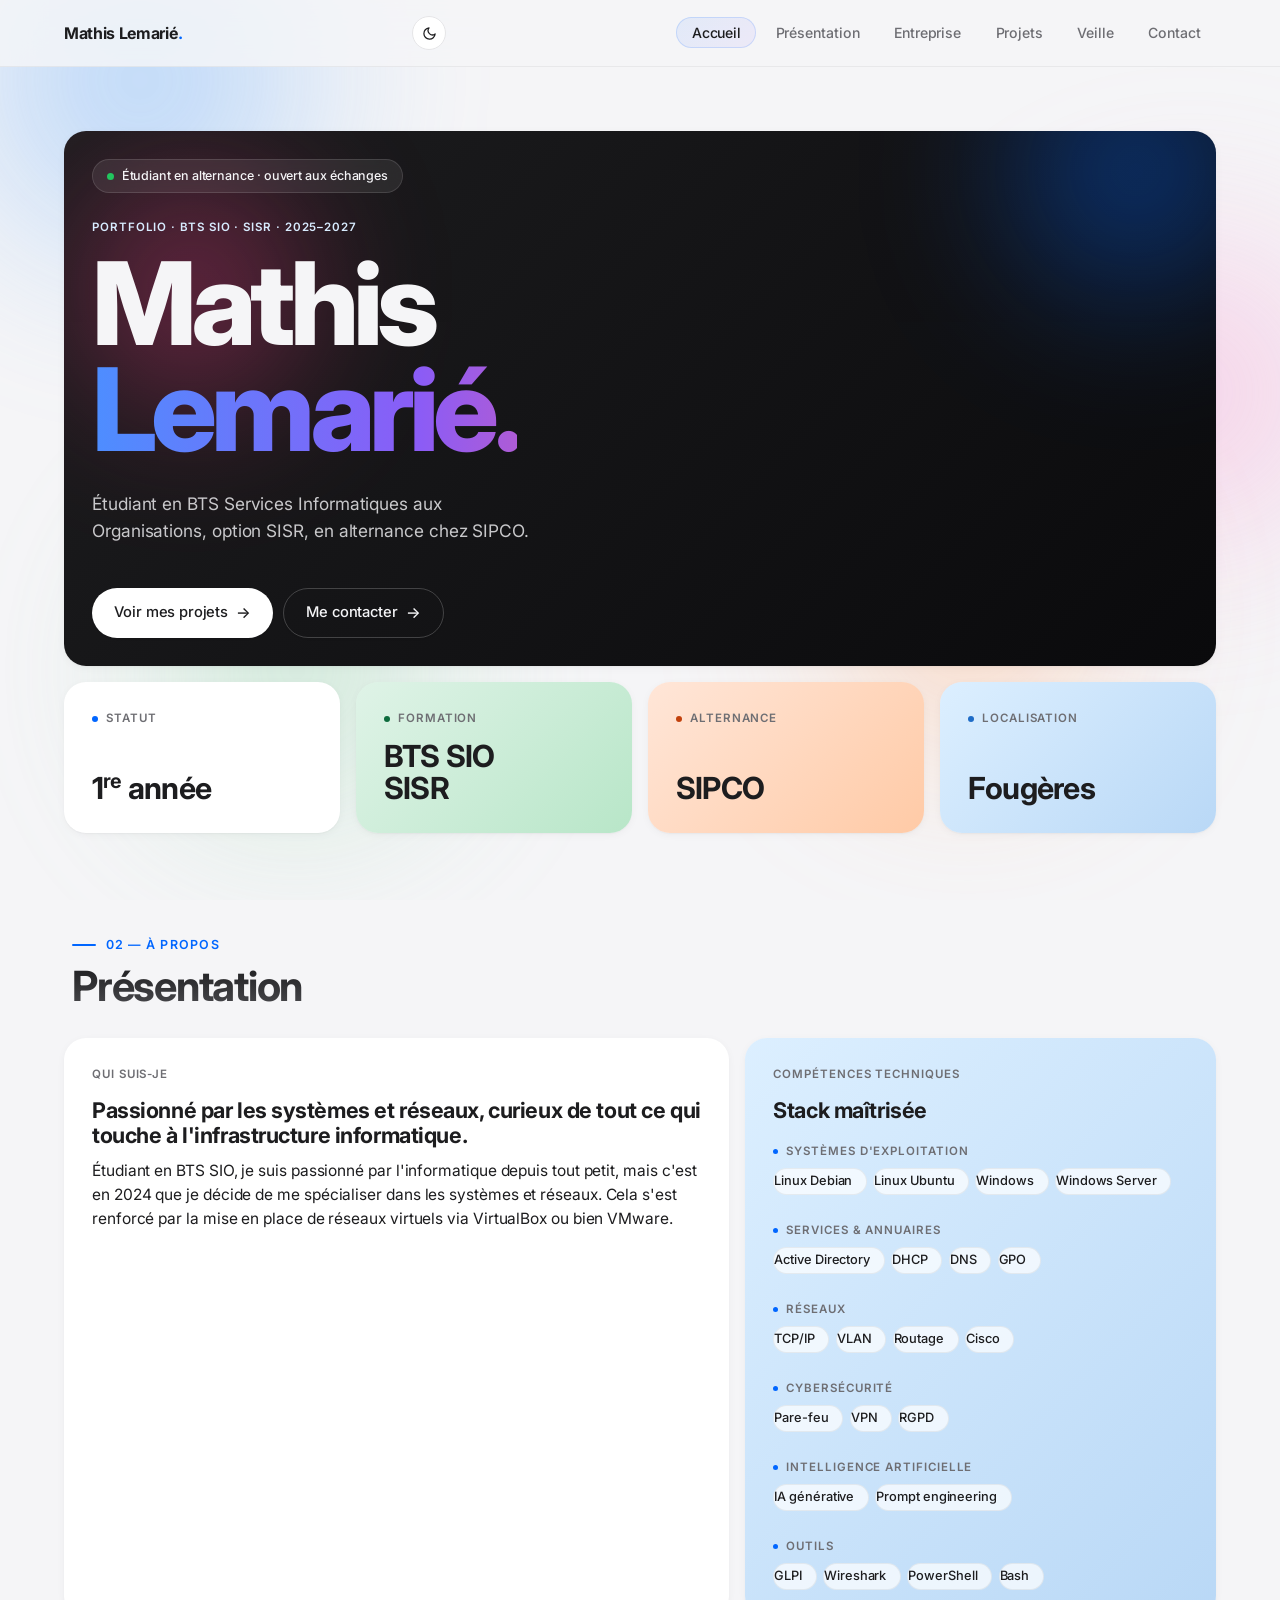
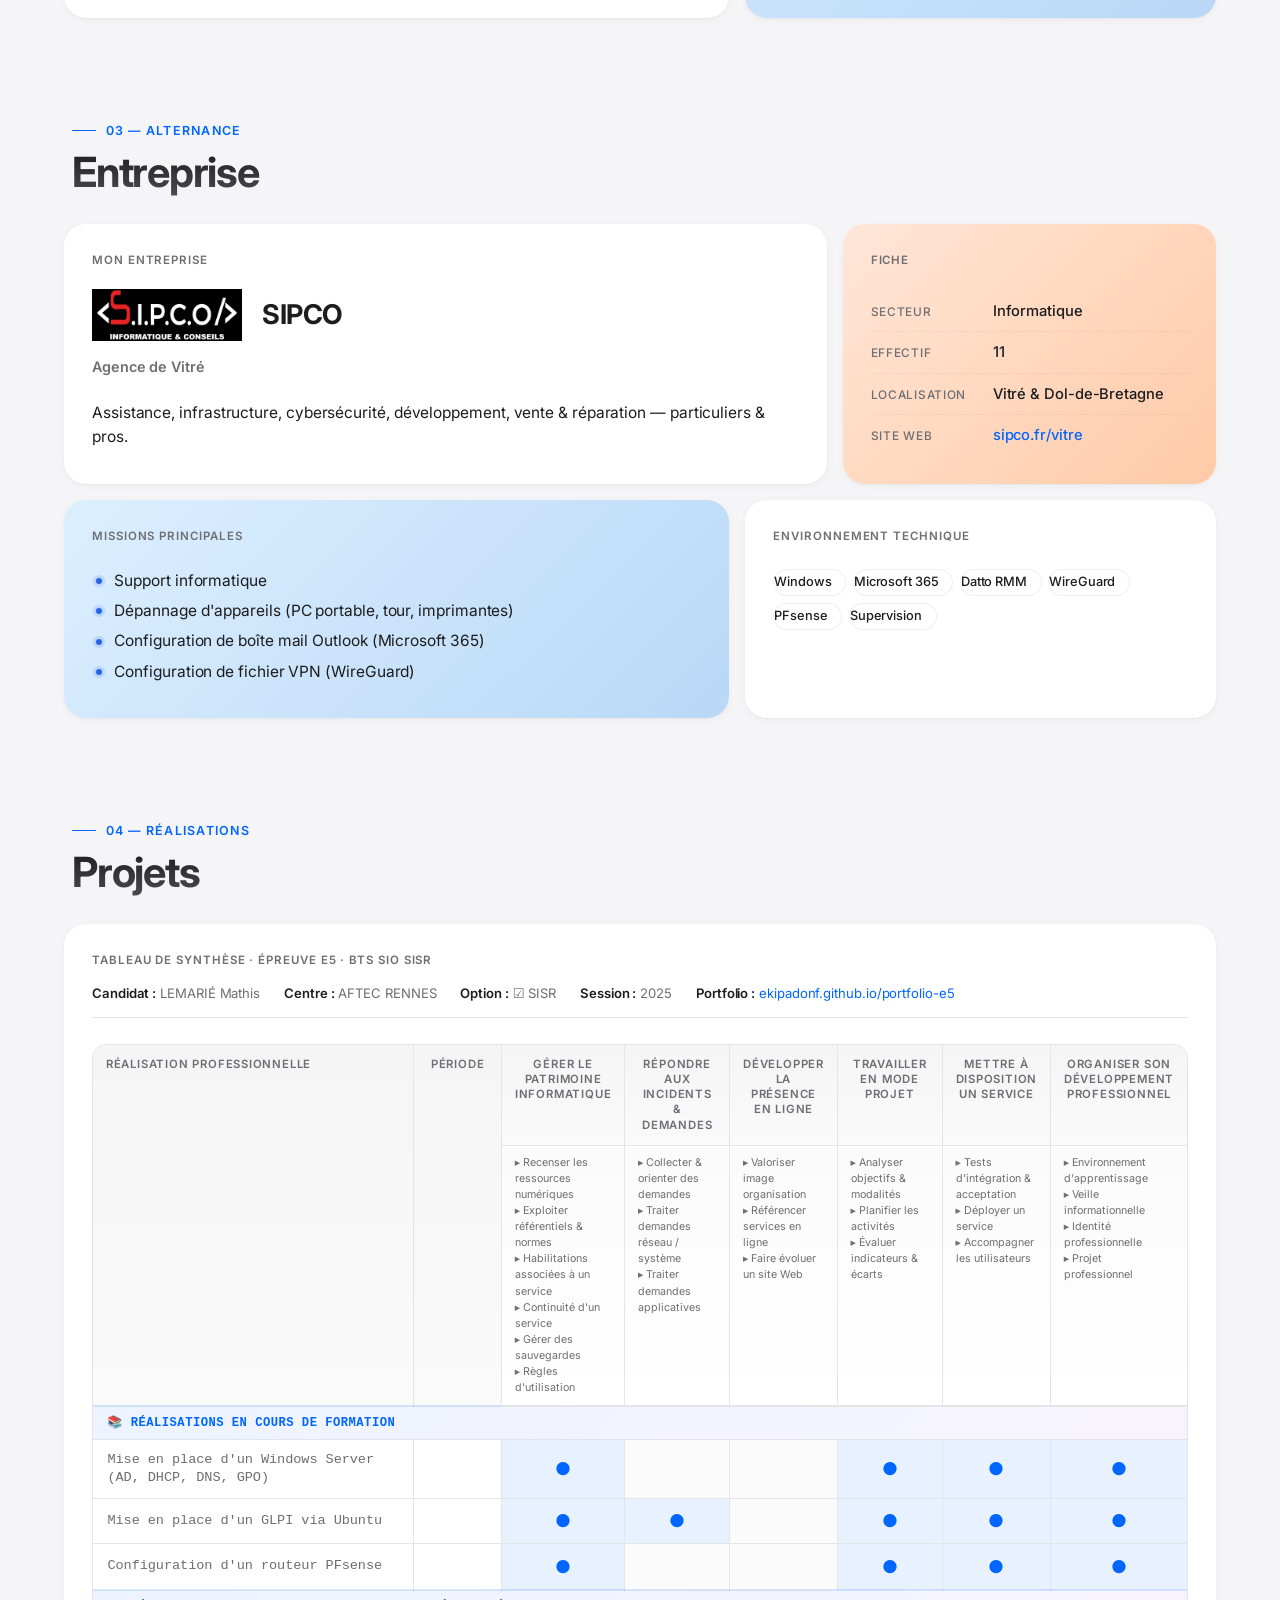
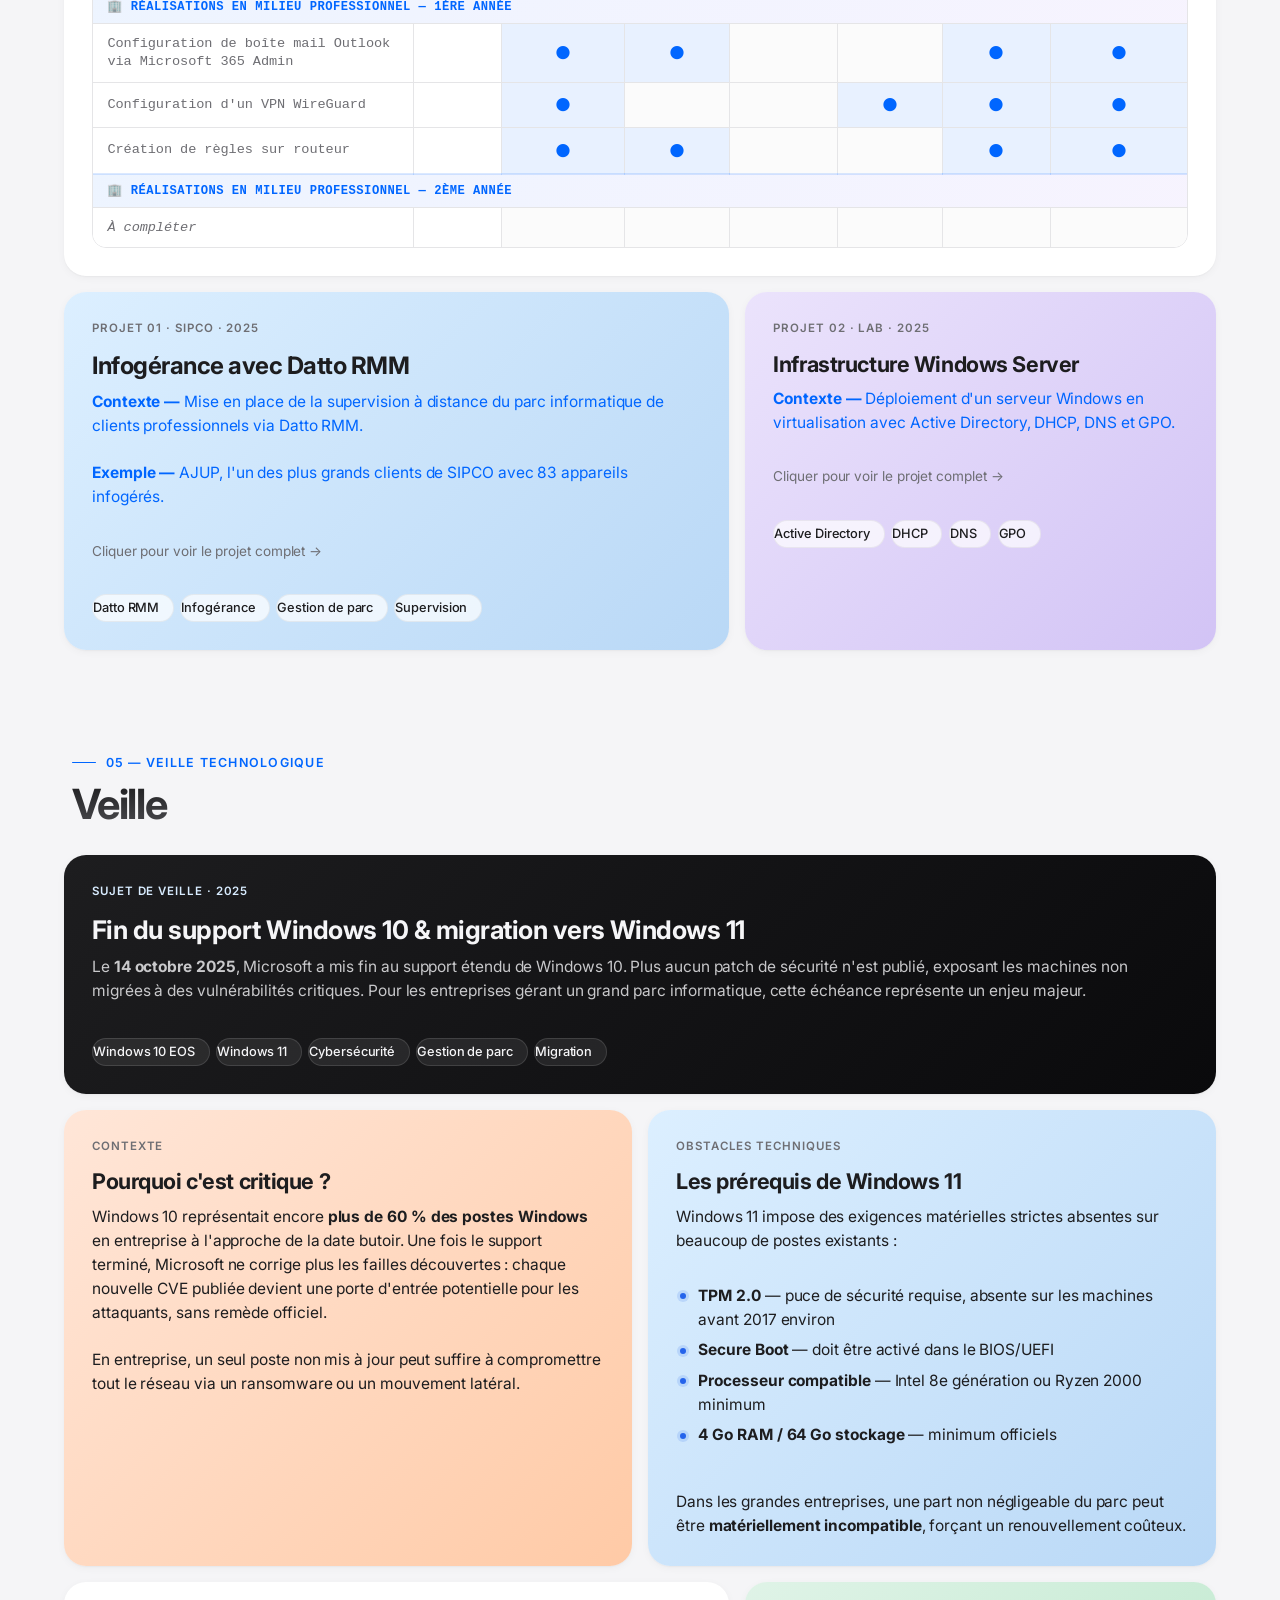
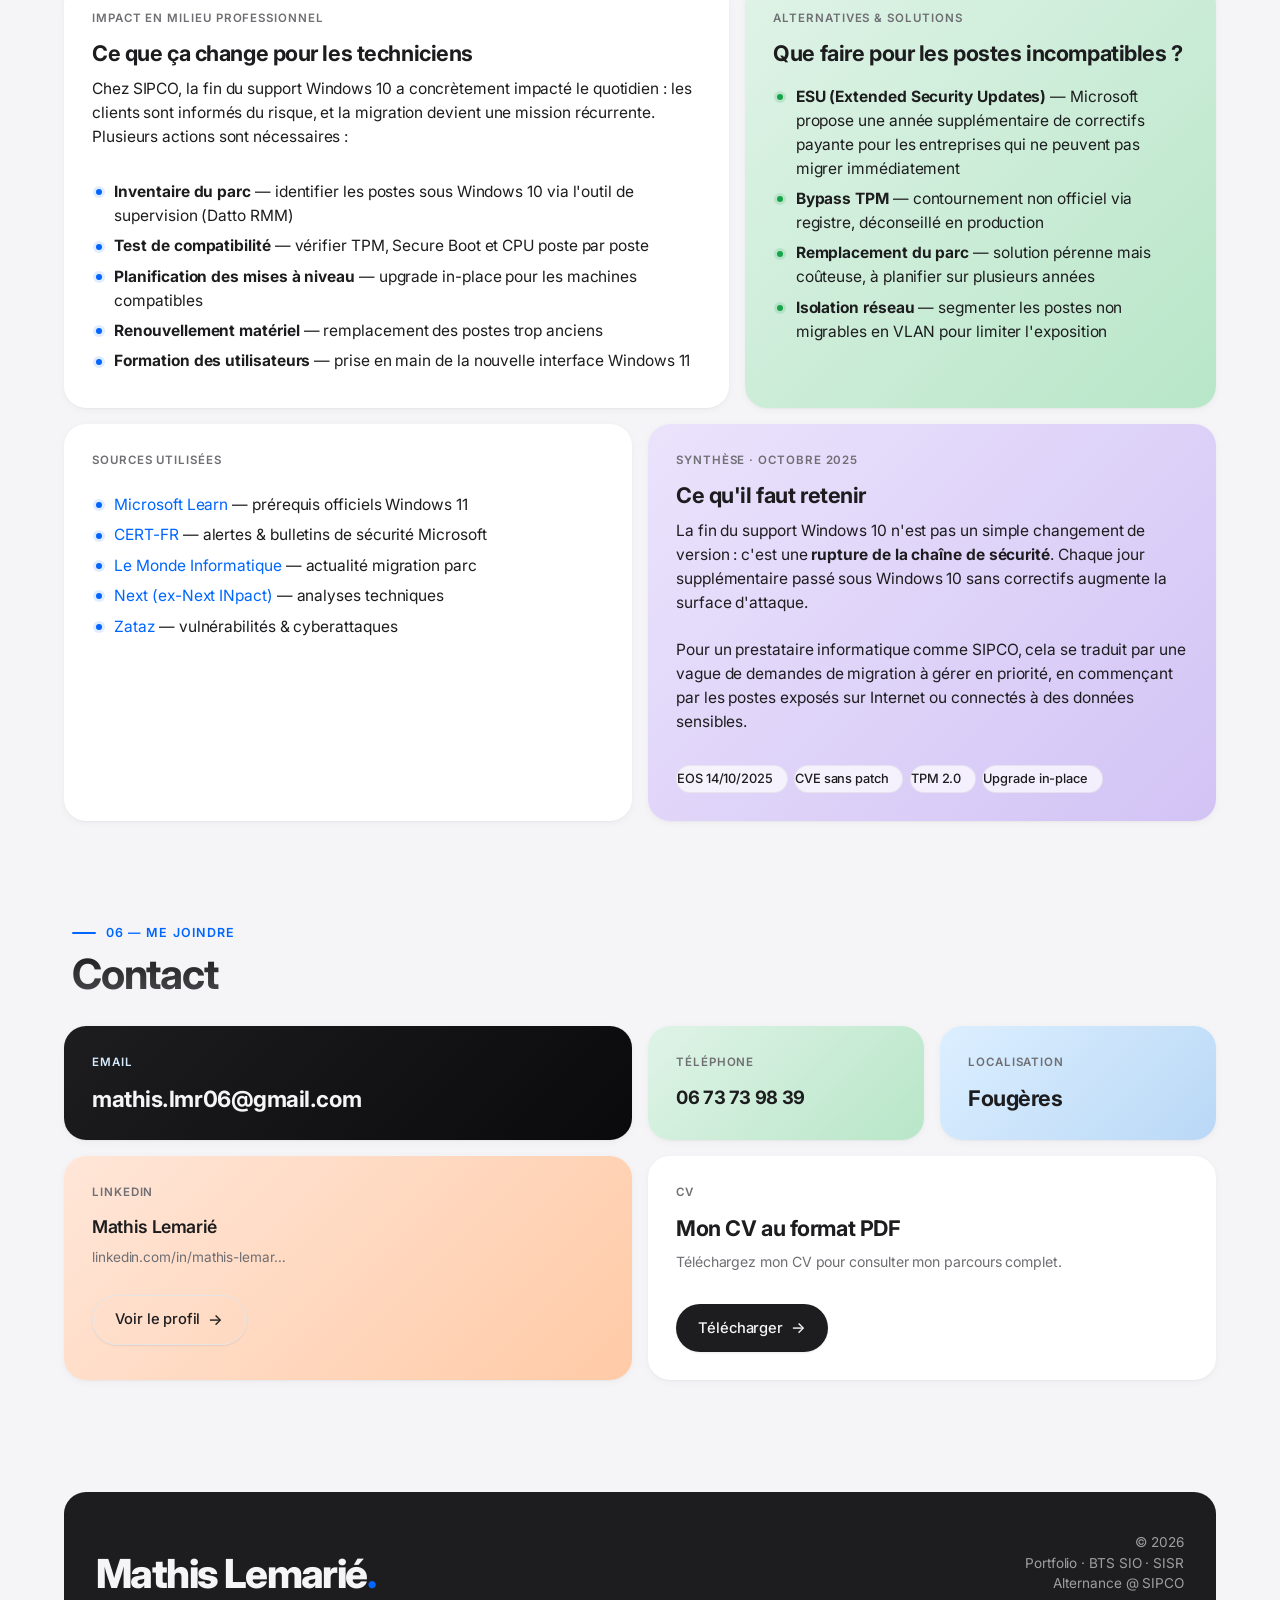
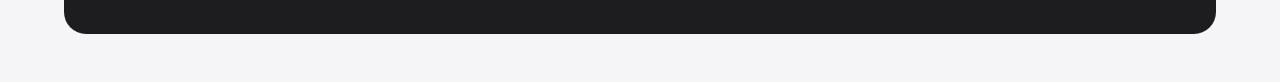
<file: index.html>
<!DOCTYPE html>
<html lang="fr">
<head>
  <meta charset="UTF-8" />
  <meta name="viewport" content="width=device-width, initial-scale=1.0" />
  <title>Mathis Lemarié — Portfolio BTS SIO SISR</title>
  <meta name="description" content="Portfolio de Mathis Lemarié, étudiant en BTS SIO option SISR en alternance chez SIPCO." />
  <link rel="icon" type="image/svg+xml" href="favicon.svg" />
  <meta property="og:type" content="website" />
  <meta property="og:title" content="Mathis Lemarié — Portfolio BTS SIO SISR" />
  <meta property="og:description" content="Portfolio de Mathis Lemarié, étudiant en BTS SIO SISR en alternance chez SIPCO. Projets, veille technologique et tableau de synthèse E5." />
  <meta property="og:url" content="https://ekipadonf.github.io/portfolio-e5/" />
  <meta property="og:locale" content="fr_FR" />
  <link rel="preconnect" href="https://fonts.googleapis.com" />
  <link rel="preconnect" href="https://fonts.gstatic.com" crossorigin />
  <link rel="stylesheet" href="https://fonts.googleapis.com/css2?family=Inter:wght@400;500;600;700;800&display=swap" />
  <script>try{var _t=localStorage.getItem("theme"),_pd=window.matchMedia&&window.matchMedia("(prefers-color-scheme: dark)").matches;if(_t==="dark"||(_t===null&&_pd))document.documentElement.setAttribute("data-theme","dark")}catch(e){}</script>
  <style>
    /* =========================================
       Portfolio BTS SIO SISR — Mathis Lemarié
       Style : Bento Grid / Apple 2024
       ========================================= */

    *, *::before, *::after { box-sizing: border-box; margin: 0; padding: 0; }

    :root {
      --bg: #f5f5f7;
      --surface: #ffffff;
      --surface-dark: #1d1d1f;
      --text: #1d1d1f;
      --text-on-dark: #f5f5f7;
      --text-muted: #6e6e73;
      --text-dim: #a1a1a6;
      --border: #e5e5e7;

      --accent: #0066ff;
      --tile-mint: #d8f0e3;
      --tile-peach: #ffe4d6;
      --tile-lavender: #e9e1fb;
      --tile-sky: #d8ecff;
      --tile-yellow: #fdf2c8;
      --tile-pink: #ffdde9;

      --shadow-sm: 0 1px 2px rgba(0,0,0,0.04), 0 2px 8px rgba(0,0,0,0.04);
      --shadow-md: 0 2px 4px rgba(0,0,0,0.04), 0 8px 24px rgba(0,0,0,0.06);
      --radius: 22px;
      --radius-sm: 14px;

      --max-width: 1200px;
    }

    html { scroll-behavior: smooth; }

    body {
      font-family: "Inter", -apple-system, BlinkMacSystemFont, "SF Pro Text", system-ui, sans-serif;
      background: var(--bg);
      color: var(--text);
      font-size: 15.5px;
      line-height: 1.55;
      min-height: 100vh;
      display: flex;
      flex-direction: column;
      -webkit-font-smoothing: antialiased;
      letter-spacing: -0.005em;
      position: relative;
    }

    /* ---- Fond dynamique : blobs gradients flottants ---- */
    .bg-canvas {
      position: fixed;
      inset: 0;
      z-index: 0;
      overflow: hidden;
      pointer-events: none;
    }
    .site-header, main, .site-footer { position: relative; z-index: 1; }
    .bg-canvas .blob {
      position: absolute;
      border-radius: 50%;
      filter: blur(80px);
      opacity: 0.65;
    }
    .bg-canvas .blob-1 {
      width: 520px; height: 520px;
      background: radial-gradient(circle, #7eb8fb 0%, transparent 65%);
      top: -180px; left: -120px;
      animation: drift-1 30s ease-in-out infinite;
    }
    .bg-canvas .blob-2 {
      width: 460px; height: 460px;
      background: radial-gradient(circle, #f8a9d8 0%, transparent 65%);
      top: 18%; right: -140px;
      animation: drift-2 36s ease-in-out infinite;
    }
    .bg-canvas .blob-3 {
      width: 440px; height: 440px;
      background: radial-gradient(circle, #a3dcb6 0%, transparent 65%);
      top: 50%; left: 6%;
      animation: drift-3 42s ease-in-out infinite;
    }
    .bg-canvas .blob-4 {
      width: 420px; height: 420px;
      background: radial-gradient(circle, #ffb88c 0%, transparent 65%);
      bottom: 8%; right: 8%;
      animation: drift-4 34s ease-in-out infinite;
    }

    @keyframes drift-1 {
      0%, 100% { transform: translate(0, 0) scale(1); }
      50%      { transform: translate(120px, 90px) scale(1.1); }
    }
    @keyframes drift-2 {
      0%, 100% { transform: translate(0, 0) scale(1); }
      50%      { transform: translate(-90px, 110px) scale(0.95); }
    }
    @keyframes drift-3 {
      0%, 100% { transform: translate(0, 0) scale(1); }
      50%      { transform: translate(90px, -70px) scale(1.05); }
    }
    @keyframes drift-4 {
      0%, 100% { transform: translate(0, 0) scale(1); }
      50%      { transform: translate(-110px, -60px) scale(1.08); }
    }
    @keyframes drift-5 {
      0%, 100% { transform: translate(0, 0) scale(1); }
      50%      { transform: translate(70px, -100px) scale(0.92); }
    }


    img { max-width: 100%; height: auto; display: block; }

    a {
      color: var(--accent);
      text-decoration: none;
      transition: opacity 0.15s ease;
    }
    a:hover { opacity: 0.7; }

    h1, h2, h3, h4 {
      font-family: "Inter", sans-serif;
      color: var(--text);
      font-weight: 700;
      line-height: 1.1;
      letter-spacing: -0.03em;
    }

    h1 { font-size: clamp(2.5rem, 6vw, 4.75rem); font-weight: 800; }
    h2 { font-size: clamp(1.75rem, 3.5vw, 2.6rem); }
    h3 { font-size: 1.35rem; line-height: 1.2; letter-spacing: -0.02em; }
    h4 { font-size: 0.95rem; font-weight: 600; }

    p { margin-bottom: 0.85rem; }
    p:last-child { margin-bottom: 0; }

    ul { list-style: none; padding: 0; margin-bottom: 1rem; }
    ul:last-child { margin-bottom: 0; }
    ul li {
      position: relative;
      padding-left: 1.4rem;
      margin-bottom: 0.4rem;
      color: var(--text);
    }
    ul li::before {
      content: "";
      position: absolute;
      left: 0.25rem;
      top: 0.6em;
      width: 6px;
      height: 6px;
      border-radius: 50%;
      background: var(--accent);
      box-shadow: 0 0 0 3px rgba(0, 102, 255, 0.12);
    }
    .bento-item.mint ul li::before    { background: #16a34a; box-shadow: 0 0 0 3px rgba(22, 163, 74, 0.15); }
    .bento-item.peach ul li::before   { background: #ea580c; box-shadow: 0 0 0 3px rgba(234, 88, 12, 0.15); }
    .bento-item.lavender ul li::before{ background: #7c3aed; box-shadow: 0 0 0 3px rgba(124, 58, 237, 0.15); }
    .bento-item.sky ul li::before     { background: #2563eb; box-shadow: 0 0 0 3px rgba(37, 99, 235, 0.15); }
    .bento-item.yellow ul li::before  { background: #ca8a04; box-shadow: 0 0 0 3px rgba(202, 138, 4, 0.15); }
    .bento-item.pink ul li::before    { background: #db2777; box-shadow: 0 0 0 3px rgba(219, 39, 119, 0.15); }
    .bento-item.dark ul li::before    { background: #60a5fa; box-shadow: 0 0 0 3px rgba(96, 165, 250, 0.18); }

    .tag-list, .info-list, .nav-links {
      list-style: none;
      padding: 0;
    }
    .tag-list li, .info-list li, .nav-links li {
      padding-left: 0;
      margin-bottom: 0;
    }
    .tag-list li::before, .info-list li::before, .nav-links li::before { content: none; }

    /* ---- Layout ---- */
    .container {
      width: 100%;
      max-width: var(--max-width);
      margin: 0 auto;
      padding: 0 1.5rem;
    }

    main { flex: 1; padding-bottom: 3rem; }

    .anchor-section {
      scroll-margin-top: 80px;
      padding: 4rem 0 1rem;
    }

    /* ---- Section header ---- */
    .section-head {
      margin-bottom: 1.75rem;
      padding: 0 0.5rem;
      opacity: 0;
      transform: translateY(16px);
      transition: opacity 0.7s cubic-bezier(0.2, 0, 0.2, 1), transform 0.7s cubic-bezier(0.2, 0, 0.2, 1);
    }
    .section-head.in-view { opacity: 1; transform: translateY(0); }

    .section-head .label {
      display: inline-flex;
      align-items: center;
      gap: 0.6rem;
      font-size: 0.78rem;
      font-weight: 600;
      letter-spacing: 0.1em;
      text-transform: uppercase;
      color: var(--accent);
      margin-bottom: 0.6rem;
    }
    .section-head .label::before {
      content: "";
      display: inline-block;
      width: 24px;
      height: 1.5px;
      background: var(--accent);
      border-radius: 1px;
    }

    .section-head h2 {
      color: var(--text);
      background: linear-gradient(180deg, var(--text) 0%, #4b4b4f 100%);
      -webkit-background-clip: text;
      background-clip: text;
      -webkit-text-fill-color: transparent;
    }

    /* ---- Header / nav ---- */
    .site-header {
      background: rgba(245, 245, 247, 0.85);
      backdrop-filter: saturate(180%) blur(20px);
      -webkit-backdrop-filter: saturate(180%) blur(20px);
      border-bottom: 1px solid rgba(0,0,0,0.05);
      position: sticky;
      top: 0;
      z-index: 100;
    }

    .nav {
      display: flex;
      align-items: center;
      justify-content: space-between;
      padding: 1rem 1.5rem;
      max-width: var(--max-width);
      margin: 0 auto;
    }

    .nav-brand {
      font-weight: 700;
      font-size: 1rem;
      color: var(--text);
      letter-spacing: -0.02em;
    }
    .nav-brand:hover { opacity: 0.7; }
    .nav-brand span { color: var(--accent); }

    .nav-links {
      display: flex;
      gap: 0.25rem;
      margin: 0;
    }

    .nav-links a {
      color: var(--text-muted);
      padding: 0.45rem 0.95rem;
      font-size: 0.88rem;
      font-weight: 500;
      border-radius: 999px;
      transition: color 0.2s ease, background 0.2s ease;
      position: relative;
    }
    .nav-links a:hover { color: var(--text); background: rgba(0,0,0,0.04); opacity: 1; }
    .nav-links a.active {
      color: var(--text);
      background: linear-gradient(135deg, rgba(0, 102, 255, 0.08) 0%, rgba(139, 92, 246, 0.08) 100%);
      box-shadow: inset 0 0 0 1px rgba(0, 102, 255, 0.15);
    }

    .nav-toggle {
      display: none;
      background: var(--surface);
      border: 1px solid var(--border);
      color: var(--text);
      font-family: inherit;
      font-size: 0.85rem;
      font-weight: 500;
      padding: 0.4rem 0.9rem;
      border-radius: 999px;
      cursor: pointer;
    }

    /* ---- Bento grid ---- */
    .bento {
      display: grid;
      grid-template-columns: repeat(12, 1fr);
      gap: 1rem;
      margin-bottom: 1rem;
    }

    .bento-item {
      background: var(--surface);
      border-radius: var(--radius);
      padding: 1.75rem;
      box-shadow: var(--shadow-sm);
      transition:
        opacity 0.7s cubic-bezier(0.2, 0, 0.2, 1),
        transform 0.5s cubic-bezier(0.2, 0, 0.2, 1),
        box-shadow 0.3s cubic-bezier(0.2, 0, 0.2, 1);
      display: flex;
      flex-direction: column;
      gap: 0.6rem;
      min-width: 0;
      opacity: 0;
      transform: translateY(24px);
      position: relative;
      overflow: hidden;
      isolation: isolate;
    }
    .bento-item > * { position: relative; z-index: 1; }

    /* Shine sweep on hover */
    .bento-item::after {
      content: "";
      position: absolute;
      inset: 0;
      background: linear-gradient(
        115deg,
        transparent 0%,
        transparent 40%,
        rgba(255, 255, 255, 0.18) 50%,
        transparent 60%,
        transparent 100%
      );
      transform: translateX(-100%);
      pointer-events: none;
      z-index: 0;
      opacity: 0;
      transition: transform 0.9s cubic-bezier(0.2, 0, 0.2, 1), opacity 0.3s ease;
    }
    .bento-item.in-view:hover::after {
      transform: translateX(100%);
      opacity: 1;
    }
    .bento-item.dark::after {
      background: linear-gradient(
        115deg,
        transparent 0%,
        transparent 40%,
        rgba(255, 255, 255, 0.08) 50%,
        transparent 60%,
        transparent 100%
      );
    }

    .bento-item.in-view { opacity: 1; transform: translateY(0); }
    .bento-item.in-view:hover {
      transform: translateY(-5px);
      box-shadow: 0 18px 42px rgba(0,0,0,0.10), 0 6px 14px rgba(0,0,0,0.05);
    }
    .bento-item.no-hover.in-view:hover {
      transform: translateY(0);
      box-shadow: var(--shadow-sm);
    }
    .bento-item.no-hover.in-view:hover::after {
      transform: translateX(-100%);
      opacity: 0;
    }

    .bento-item.dark h1, .bento-item.dark h2, .bento-item.dark h3, .bento-item.dark h4 { color: var(--text-on-dark); }
    .bento-item.dark .tile-label { color: var(--tile-sky); }
    .bento-item.dark p { color: rgba(245,245,247,0.8); }

    .bento-item.mint     { background: linear-gradient(135deg, #dff3e7 0%, #b8e6c8 100%); }
    .bento-item.peach    { background: linear-gradient(135deg, #ffe6d8 0%, #ffcaa6 100%); }
    .bento-item.lavender { background: linear-gradient(135deg, #ebe3fc 0%, #d2c3f5 100%); }
    .bento-item.sky      { background: linear-gradient(135deg, #dcefff 0%, #b9d8f6 100%); }
    .bento-item.yellow   { background: linear-gradient(135deg, #fdf3cc 0%, #f9dc8b 100%); }
    .bento-item.pink     { background: linear-gradient(135deg, #ffe0eb 0%, #fbb8cf 100%); }

    /* Tuiles noires « marquee » */
    .bento-item.dark {
      background: linear-gradient(135deg, #1d1d1f 0%, #0a0a0c 100%);
      color: var(--text-on-dark);
    }
    .bento-item.dark.hero-tile {
      background: linear-gradient(135deg, #1d1d1f 0%, #0a0a0c 100%);
    }
    .bento-item.dark.hero-tile::before,
    .bento-item.dark.hero-tile::after {
      content: "";
      position: absolute;
      border-radius: 50%;
      filter: blur(70px);
      z-index: 0;
      pointer-events: none;
      opacity: 0.55;
    }
    .bento-item.dark.hero-tile::before {
      width: 360px; height: 360px;
      background: radial-gradient(circle, #0066ff 0%, transparent 70%);
      top: -140px; right: -100px;
      animation: float-blob 18s ease-in-out infinite;
    }
    .bento-item.dark.hero-tile::after {
      width: 320px; height: 320px;
      background: radial-gradient(circle, #ff3d8a 0%, transparent 70%);
      bottom: -120px; left: 25%;
      animation: float-blob 24s ease-in-out infinite reverse;
    }

    @keyframes float-blob {
      0%, 100% { transform: translate(0, 0) scale(1); }
      33%      { transform: translate(40px, -30px) scale(1.08); }
      66%      { transform: translate(-30px, 25px) scale(0.94); }
    }
    @keyframes gradient-shift {
      0%   { background-position: 0% 50%; }
      100% { background-position: 200% 50%; }
    }
    @keyframes pulse-soft {
      0%, 100% { opacity: 0.55; }
      50%      { opacity: 0.85; }
    }

    /* Spans */
    .col-12 { grid-column: span 12; }
    .col-9  { grid-column: span 9; }
    .col-8  { grid-column: span 8; }
    .col-7  { grid-column: span 7; }
    .col-6  { grid-column: span 6; }
    .col-5  { grid-column: span 5; }
    .col-4  { grid-column: span 4; }
    .col-3  { grid-column: span 3; }

    /* Tile common */
    .tile-label {
      font-size: 0.72rem;
      font-weight: 600;
      letter-spacing: 0.08em;
      text-transform: uppercase;
      color: var(--text-muted);
      margin-bottom: 0.25rem;
    }

    .tile-stat {
      font-size: 1.65rem;
      font-weight: 700;
      letter-spacing: -0.02em;
      color: var(--text);
      line-height: 1.1;
      margin-top: auto;
    }
    .bento-item.dark .tile-stat { color: var(--text-on-dark); }

    /* ---- Hero ---- */
    .hero-name {
      font-size: clamp(3.2rem, 9vw, 7.5rem);
      font-weight: 800;
      letter-spacing: -0.05em;
      line-height: 0.92;
      margin-bottom: 1.2rem;
    }
    .hero-name span {
      background: linear-gradient(90deg, #4d8eff 0%, #8b5cf6 35%, #ff5b8a 70%, #4d8eff 100%);
      background-size: 220% 100%;
      -webkit-background-clip: text;
      background-clip: text;
      -webkit-text-fill-color: transparent;
      color: transparent;
      animation: gradient-shift 7s linear infinite;
    }
    .hero-lead {
      font-size: 1.08rem;
      color: rgba(245,245,247,0.85);
      max-width: 42ch;
      line-height: 1.55;
    }

    /* Badge disponibilité dans le hero */
    .status-badge {
      display: inline-flex;
      align-items: center;
      gap: 0.5rem;
      padding: 0.4rem 0.85rem;
      border-radius: 999px;
      background: rgba(255,255,255,0.08);
      border: 1px solid rgba(255,255,255,0.12);
      font-size: 0.78rem;
      font-weight: 500;
      color: var(--text-on-dark);
      margin-bottom: 1rem;
      backdrop-filter: blur(10px);
      width: fit-content;
    }
    .status-badge::before {
      content: "";
      width: 7px;
      height: 7px;
      border-radius: 50%;
      background: #22c55e;
      box-shadow: 0 0 0 0 rgba(34, 197, 94, 0.5);
      animation: pulse-dot 2s ease-out infinite;
    }
    @keyframes pulse-dot {
      0%   { box-shadow: 0 0 0 0 rgba(34,197,94,0.5); }
      70%  { box-shadow: 0 0 0 8px rgba(34,197,94,0); }
      100% { box-shadow: 0 0 0 0 rgba(34,197,94,0); }
    }

    /* Stat tiles plus présentes */
    .bento-item.stat {
      min-height: 140px;
      justify-content: space-between;
    }
    .bento-item.stat .tile-label {
      display: flex;
      align-items: center;
      gap: 0.5rem;
    }
    .bento-item.stat .tile-label::before {
      content: "";
      width: 6px;
      height: 6px;
      border-radius: 50%;
      background: var(--accent);
      flex-shrink: 0;
    }
    .bento-item.stat.mint .tile-label::before    { background: #0d6b3d; }
    .bento-item.stat.peach .tile-label::before   { background: #c2410c; }
    .bento-item.stat.lavender .tile-label::before{ background: #5b21b6; }
    .bento-item.stat.sky .tile-label::before     { background: #1e6cc7; }
    .bento-item.stat .tile-stat {
      font-size: 1.9rem;
      font-weight: 700;
      letter-spacing: -0.025em;
      line-height: 1.05;
    }

    /* Photo tile avec initiales animées */
    .photo-tile {
      background: linear-gradient(135deg, var(--tile-sky) 0%, var(--tile-lavender) 50%, var(--tile-pink) 100%);
      background-size: 200% 200%;
      animation: gradient-shift 12s linear infinite;
      align-items: center;
      justify-content: center;
      text-align: center;
      color: var(--text);
      font-size: 0.85rem;
      font-weight: 500;
      min-height: 240px;
      padding: 1rem;
      position: relative;
      overflow: hidden;
    }
    .photo-tile .initials {
      font-size: clamp(3.5rem, 7vw, 5.5rem);
      font-weight: 800;
      letter-spacing: -0.04em;
      color: rgba(0,0,0,0.5);
      mix-blend-mode: overlay;
      line-height: 1;
    }
    .photo-tile .photo-hint {
      position: absolute;
      bottom: 1rem;
      left: 0; right: 0;
      font-size: 0.72rem;
      font-weight: 500;
      color: rgba(0,0,0,0.4);
      text-transform: uppercase;
      letter-spacing: 0.1em;
    }
    .photo-tile img { width: 100%; height: 100%; object-fit: cover; border-radius: calc(var(--radius) - 8px); position: absolute; inset: 0; }

    /* ---- Buttons ---- */
    .btn {
      display: inline-flex;
      align-items: center;
      gap: 0.5rem;
      padding: 0.75rem 1.4rem;
      font-family: inherit;
      font-size: 0.92rem;
      font-weight: 500;
      cursor: pointer;
      border: none;
      background: var(--text);
      color: var(--bg);
      transition: transform 0.2s cubic-bezier(0.2, 0, 0.2, 1), box-shadow 0.2s ease, opacity 0.2s ease, background 0.2s ease;
      border-radius: 999px;
      letter-spacing: -0.01em;
      box-shadow: 0 1px 2px rgba(0,0,0,0.08);
    }
    .btn:hover {
      transform: translateY(-2px);
      box-shadow: 0 8px 20px rgba(0,0,0,0.15);
    }
    .btn:active {
      transform: translateY(0);
      box-shadow: 0 1px 2px rgba(0,0,0,0.08);
    }
    .btn::after {
      content: "→";
      font-size: 1.05em;
      transition: transform 0.25s cubic-bezier(0.2, 0, 0.2, 1);
    }
    .btn:hover::after { transform: translateX(4px); }

    .btn-outline {
      background: transparent;
      color: var(--text);
      border: 1px solid var(--border);
    }
    .btn-outline:hover { background: rgba(0,0,0,0.04); border-color: rgba(0,0,0,0.15); }

    .btn-light {
      background: var(--surface);
      color: var(--text);
    }
    .btn-light:hover { opacity: 1; background: rgba(255,255,255,0.85); }

    .actions {
      display: flex;
      gap: 0.6rem;
      flex-wrap: wrap;
      margin-top: 0.5rem;
    }

    /* ---- Tags ---- */
    .tag-list {
      display: flex;
      flex-wrap: wrap;
      gap: 0.4rem;
      margin-top: 0.6rem;
    }

    .tag {
      display: inline-flex;
      align-items: center;
      justify-content: center;
      padding: 0.4rem 0.85rem;
      line-height: 1;
      background: rgba(255,255,255,0.7);
      color: var(--text);
      border: 1px solid rgba(0,0,0,0.06);
      border-radius: 999px;
      font-size: 0.8rem;
      font-weight: 500;
      transition: transform 0.15s ease, background 0.15s ease;
    }
    .tag:hover {
      transform: translateY(-1px);
      background: rgba(255,255,255,0.85);
    }

    .bento-item.dark .tag {
      background: rgba(255,255,255,0.08);
      border-color: rgba(255,255,255,0.12);
      color: var(--text-on-dark);
    }
    .bento-item.dark .tag:hover { background: rgba(255,255,255,0.16); }

    /* ---- Tableau ---- */
    .table-wrapper {
      border-radius: var(--radius-sm);
      overflow: hidden;
      border: 1px solid var(--border);
      background: var(--surface);
    }

    table {
      width: 100%;
      border-collapse: collapse;
      background: transparent;
      font-size: 0.92rem;
    }

    th, td {
      padding: 0.95rem 1.25rem;
      text-align: left;
      vertical-align: top;
    }

    th {
      background: linear-gradient(180deg, rgba(0,0,0,0.04) 0%, rgba(0,0,0,0.02) 100%);
      font-weight: 600;
      font-size: 0.74rem;
      color: var(--text-muted);
      text-transform: uppercase;
      letter-spacing: 0.08em;
      border-bottom: 1px solid var(--border);
    }

    tbody tr { border-top: 1px solid var(--border); transition: background 0.15s ease; }
    tbody tr:hover { background: rgba(0, 102, 255, 0.04); }
    tbody tr td:first-child {
      font-family: ui-monospace, "SF Mono", Menlo, Consolas, monospace;
      font-size: 0.85rem;
      color: var(--text-muted);
    }

    /* ---- Profile photo ---- */
    .profile-photo {
      width: 100%;
      aspect-ratio: 1;
      border-radius: var(--radius-sm);
      background: linear-gradient(135deg, var(--tile-peach) 0%, var(--tile-pink) 100%);
      display: flex;
      align-items: center;
      justify-content: center;
      color: var(--text-muted);
      font-size: 0.8rem;
      font-weight: 500;
      text-align: center;
      padding: 1rem;
      overflow: hidden;
    }
    .profile-photo img { width: 100%; height: 100%; object-fit: cover; }

    /* ---- Info list (dans tile) ---- */
    .info-list {
      display: grid;
      gap: 0;
    }
    .info-list li {
      display: grid;
      grid-template-columns: 110px 1fr;
      gap: 0.75rem;
      font-size: 0.92rem;
      align-items: baseline;
      padding: 0.55rem 0;
      border-bottom: 1px dashed rgba(0,0,0,0.06);
    }
    .info-list li:last-child { border-bottom: none; }
    .info-list strong {
      font-size: 0.74rem;
      font-weight: 500;
      color: var(--text-muted);
      text-transform: uppercase;
      letter-spacing: 0.06em;
    }
    .info-list span { color: var(--text); font-weight: 500; }
    .bento-item.dark .info-list strong { color: rgba(245,245,247,0.55); }
    .bento-item.dark .info-list span { color: var(--text-on-dark); }
    .bento-item.dark .info-list li { border-bottom-color: rgba(255,255,255,0.08); }

    /* ---- Bloc compétences ---- */
    .bloc-num {
      display: inline-flex;
      align-items: center;
      justify-content: center;
      width: 3.2rem;
      height: 3.2rem;
      border-radius: 50%;
      background: var(--text);
      color: var(--bg);
      font-size: 1.1rem;
      font-weight: 700;
      letter-spacing: -0.02em;
      margin-bottom: 1rem;
      box-shadow:
        0 0 0 6px rgba(0,0,0,0.04),
        inset 0 1px 0 rgba(255,255,255,0.15);
      transition: transform 0.3s cubic-bezier(0.2, 0, 0.2, 1);
    }
    .bento-item:hover .bloc-num { transform: scale(1.08) rotate(-4deg); }
    .bento-item.dark .bloc-num {
      background: var(--surface);
      color: var(--text);
      box-shadow: 0 0 0 6px rgba(255,255,255,0.06);
    }
    .bento-item.mint .bloc-num {
      background: linear-gradient(135deg, #16a34a 0%, #047857 100%);
      color: white;
      box-shadow: 0 0 0 6px rgba(13, 107, 61, 0.12);
    }
    .bento-item.peach .bloc-num {
      background: linear-gradient(135deg, #f97316 0%, #c2410c 100%);
      color: white;
      box-shadow: 0 0 0 6px rgba(194, 65, 12, 0.12);
    }
    .bento-item.lavender .bloc-num {
      background: linear-gradient(135deg, #8b5cf6 0%, #6d28d9 100%);
      color: white;
      box-shadow: 0 0 0 6px rgba(91, 33, 182, 0.12);
    }

    /* ---- Note / callout ---- */
    .note {
      background: linear-gradient(135deg, #fef9d7 0%, #fef0bb 100%);
      border-radius: var(--radius-sm);
      padding: 1.15rem 1.35rem;
      font-size: 0.92rem;
      color: var(--text);
      position: relative;
      border: 1px solid rgba(202, 138, 4, 0.18);
    }
    .note::before {
      content: "💡";
      display: inline-block;
      font-size: 1rem;
      margin-right: 0.55rem;
      vertical-align: middle;
    }

    /* ---- Footer ---- */
    .site-footer {
      padding: 2rem 0 3rem;
    }

    .footer-tile {
      background: var(--surface-dark);
      color: var(--text-on-dark);
      border-radius: var(--radius);
      padding: 2.5rem 2rem;
      display: grid;
      grid-template-columns: 1fr auto;
      gap: 2rem;
      align-items: end;
    }

    .footer-brand {
      font-size: 2.5rem;
      font-weight: 800;
      letter-spacing: -0.04em;
      line-height: 1;
    }
    .footer-brand span { color: var(--accent); }

    .footer-meta {
      font-size: 0.85rem;
      color: rgba(245,245,247,0.6);
      text-align: right;
      line-height: 1.5;
    }

    /* ---- Sub-headings (rare in bento — use sparingly) ---- */
    .subhead {
      display: block;
      font-size: 1.05rem;
      font-weight: 700;
      color: var(--text);
      margin: 1.5rem 0 0.75rem;
      letter-spacing: -0.015em;
    }

    code {
      background: rgba(0,0,0,0.06);
      padding: 0.1rem 0.45rem;
      border-radius: 6px;
      font-family: ui-monospace, "SF Mono", Menlo, Consolas, monospace;
      font-size: 0.88em;
      color: var(--text);
    }

    /* Groupes de compétences dans la tuile Présentation */
    .skill-group { margin-top: 1.05rem; }
    .skill-group:first-of-type { margin-top: 0.6rem; }
    .skill-cat {
      font-size: 0.72rem;
      font-weight: 600;
      text-transform: uppercase;
      letter-spacing: 0.08em;
      color: var(--text-muted);
      margin-bottom: 0.45rem;
      display: flex;
      align-items: center;
      gap: 0.5rem;
    }
    .skill-cat::before {
      content: "";
      display: inline-block;
      width: 5px;
      height: 5px;
      border-radius: 50%;
      background: var(--accent);
    }
    .skill-group .tag-list { margin-top: 0; }

    sup { font-size: 0.65em; }

    /* =========================================
       DARK MODE & THEME TOGGLE
       ========================================= */

    .nav-end {
      display: flex;
      align-items: center;
      gap: 0.5rem;
    }

    .theme-toggle {
      width: 34px; height: 34px;
      border-radius: 50%;
      border: 1px solid var(--border);
      background: var(--surface);
      color: var(--text);
      cursor: pointer;
      display: flex; align-items: center; justify-content: center;
      flex-shrink: 0; padding: 0;
      transition: background 0.2s ease, border-color 0.2s ease, transform 0.25s cubic-bezier(0.2,0,0.2,1);
    }
    .theme-toggle:hover { transform: rotate(14deg) scale(1.1); background: rgba(0,0,0,0.05); }
    .theme-toggle svg {
      width: 15px; height: 15px; display: block;
      stroke: currentColor; fill: none;
      stroke-width: 2; stroke-linecap: round; stroke-linejoin: round;
      pointer-events: none;
    }
    @keyframes toggle-spin {
      from { transform: rotate(0deg) scale(1.15); }
      to   { transform: rotate(360deg) scale(1); }
    }
    .theme-toggle.rotating { animation: toggle-spin 0.42s cubic-bezier(0.2,0,0.2,1); }

    /* Fond du wrapper iframe PDF */
    .pdf-bg { background: #f0f0f0; }

    /* Transition fluide lors du changement de thème */
    .theme-transitioning, .theme-transitioning * {
      transition:
        background-color 0.35s cubic-bezier(0.2,0,0.2,1),
        border-color     0.35s cubic-bezier(0.2,0,0.2,1),
        color            0.35s cubic-bezier(0.2,0,0.2,1) !important;
    }

    /* ---- Variables dark ---- */
    [data-theme="dark"] {
      --bg:           #0c0c0f;
      --surface:      #18181d;
      --surface-dark: #0a0a0d;
      --text:         #f0f0f2;
      --text-on-dark: #f0f0f2;
      --text-muted:   #8e8e96;
      --text-dim:     #5a5a63;
      --border:       rgba(255,255,255,0.09);
      --shadow-sm: 0 1px 3px rgba(0,0,0,0.5), 0 2px 8px rgba(0,0,0,0.4);
      --shadow-md: 0 2px 6px rgba(0,0,0,0.5), 0 8px 24px rgba(0,0,0,0.55);
    }

    /* Header */
    [data-theme="dark"] .site-header {
      background: rgba(12,12,15,0.88);
      border-bottom-color: rgba(255,255,255,0.05);
    }
    [data-theme="dark"] .nav-links a:hover { background: rgba(255,255,255,0.06); }
    [data-theme="dark"] .nav-links a.active {
      background: linear-gradient(135deg, rgba(0,102,255,0.18) 0%, rgba(139,92,246,0.18) 100%);
      box-shadow: inset 0 0 0 1px rgba(0,102,255,0.28);
    }
    [data-theme="dark"] .nav-toggle         { background: var(--surface); border-color: var(--border); color: var(--text); }
    [data-theme="dark"] .theme-toggle:hover { background: rgba(255,255,255,0.1); }
    [data-theme="dark"] .nav-links          { background: var(--surface); }

    /* Section head */
    [data-theme="dark"] .section-head h2 {
      background: linear-gradient(180deg, #f0f0f2 0%, #78788a 100%);
      -webkit-background-clip: text; background-clip: text; -webkit-text-fill-color: transparent;
    }

    /* Bento tiles */
    [data-theme="dark"] .bento-item { background: var(--surface); }
    [data-theme="dark"] .bento-item.in-view:hover {
      box-shadow: 0 18px 42px rgba(0,0,0,0.45), 0 6px 14px rgba(0,0,0,0.3);
    }
    [data-theme="dark"] .bento-item.dark           { background: linear-gradient(135deg,#0e0e12 0%,#060608 100%); }
    [data-theme="dark"] .bento-item.dark.hero-tile { background: linear-gradient(135deg,#0e0e12 0%,#060608 100%); }
    [data-theme="dark"] .bento-item.mint     { background: linear-gradient(135deg,#0d2e1c 0%,#071e11 100%); }
    [data-theme="dark"] .bento-item.peach    { background: linear-gradient(135deg,#2e180a 0%,#1e0f06 100%); }
    [data-theme="dark"] .bento-item.lavender { background: linear-gradient(135deg,#1c1240 0%,#110b28 100%); }
    [data-theme="dark"] .bento-item.sky      { background: linear-gradient(135deg,#0a1e38 0%,#061424 100%); }
    [data-theme="dark"] .bento-item.yellow   { background: linear-gradient(135deg,#251c06 0%,#181202 100%); }
    [data-theme="dark"] .bento-item.pink     { background: linear-gradient(135deg,#2e0c18 0%,#1e0710 100%); }

    /* Dots des stat tiles */
    [data-theme="dark"] .bento-item.stat.mint .tile-label::before     { background: #22c55e; }
    [data-theme="dark"] .bento-item.stat.peach .tile-label::before    { background: #f97316; }
    [data-theme="dark"] .bento-item.stat.lavender .tile-label::before { background: #a78bfa; }
    [data-theme="dark"] .bento-item.stat.sky .tile-label::before      { background: #60a5fa; }

    /* Tags */
    [data-theme="dark"] .tag       { background: rgba(255,255,255,0.07); border-color: rgba(255,255,255,0.1); color: var(--text); }
    [data-theme="dark"] .tag:hover { background: rgba(255,255,255,0.13); }

    /* Code */
    [data-theme="dark"] code { background: rgba(255,255,255,0.1); }

    /* Tables */
    [data-theme="dark"] th { background: linear-gradient(180deg,rgba(255,255,255,0.05) 0%,rgba(255,255,255,0.02) 100%); border-bottom-color: var(--border); }
    [data-theme="dark"] tbody tr       { border-top-color: var(--border); }
    [data-theme="dark"] tbody tr:hover { background: rgba(0,102,255,0.08); }

    /* Note callout */
    [data-theme="dark"] .note { background: linear-gradient(135deg,#26200e 0%,#1a1609 100%); border-color: rgba(202,138,4,0.22); }

    /* Info list */
    [data-theme="dark"] .info-list li { border-bottom-color: rgba(255,255,255,0.07); }

    /* Blobs — moins intenses en dark */
    [data-theme="dark"] .bg-canvas .blob { opacity: 0.28; }

    /* Boutons */
    [data-theme="dark"] .btn-outline:hover { background: rgba(255,255,255,0.06); border-color: rgba(255,255,255,0.18); }
    [data-theme="dark"] .btn-light         { background: rgba(255,255,255,0.10); color: var(--text); }
    [data-theme="dark"] .btn-light:hover   { background: rgba(255,255,255,0.18); }

    /* PDF wrapper */
    [data-theme="dark"] .pdf-bg { background: #16161b; }

    /* ---- Barre de progression de lecture ---- */
    #progress-bar {
      position: fixed; top: 0; left: 0; height: 3px; width: 0%;
      background: linear-gradient(90deg, #4d8eff 0%, #8b5cf6 100%);
      z-index: 200; pointer-events: none; transition: width 0.08s linear;
      border-radius: 0 2px 2px 0;
    }

    /* ---- Bouton retour en haut ---- */
    #back-to-top {
      position: fixed; bottom: 2rem; right: 2rem; z-index: 150;
      width: 42px; height: 42px; border-radius: 50%;
      background: var(--surface); border: 1px solid var(--border);
      color: var(--text); font-size: 1rem; cursor: pointer;
      display: flex; align-items: center; justify-content: center;
      box-shadow: var(--shadow-md); font-family: inherit;
      opacity: 0; transform: translateY(12px);
      transition: opacity 0.3s ease, transform 0.3s ease, background 0.2s ease, border-color 0.2s ease, color 0.2s ease;
      pointer-events: none;
    }
    #back-to-top.visible { opacity: 1; transform: translateY(0); pointer-events: auto; }
    #back-to-top:hover { background: var(--accent); color: #fff; border-color: var(--accent); transform: translateY(-3px); }

    /* ---- Tableau de synthèse E5 ---- */
    .synth-meta {
      display: flex; flex-wrap: wrap; gap: 0.4rem 1.5rem;
      font-size: 0.82rem; color: var(--text-muted);
      margin-bottom: 1rem; padding-bottom: 0.85rem;
      border-bottom: 1px solid var(--border);
    }
    .synth-meta strong { color: var(--text); font-weight: 600; }
    .synth-scroll { overflow-x: auto; border-radius: var(--radius-sm); border: 1px solid var(--border); }
    .synth-table {
      width: 100%; min-width: 920px;
      border-collapse: collapse; font-size: 0.81rem; line-height: 1.35;
      background: var(--surface);
    }
    .synth-table thead th {
      background: linear-gradient(180deg, rgba(0,0,0,0.04) 0%, rgba(0,0,0,0.02) 100%);
      font-weight: 600; font-size: 0.71rem; color: var(--text-muted);
      text-transform: uppercase; letter-spacing: 0.07em;
      padding: 0.75rem 0.8rem; border-bottom: 1px solid var(--border);
      border-right: 1px solid var(--border); vertical-align: top; text-align: center;
    }
    .synth-table thead th:last-child { border-right: none; }
    .synth-table thead th.col-realisation { text-align: left; min-width: 210px; }
    .synth-table thead th.col-periode { min-width: 88px; }
    .synth-table thead th.col-comp { width: 105px; }
    .synth-table .sub-comp {
      font-size: 0.67rem; color: var(--text-muted); font-weight: 400;
      text-transform: none; letter-spacing: 0; line-height: 1.5;
      padding: 0.55rem 0.8rem; border-bottom: 2px solid var(--border);
      border-right: 1px solid var(--border); vertical-align: top; text-align: left;
      background: linear-gradient(180deg, rgba(0,0,0,0.015) 0%, transparent 100%);
    }
    .synth-table .sub-comp:last-child { border-right: none; }
    .synth-table .section-sep td {
      background: linear-gradient(135deg, rgba(0,102,255,0.07) 0%, rgba(139,92,246,0.07) 100%);
      color: var(--accent); font-weight: 600; font-size: 0.76rem;
      letter-spacing: 0.04em; text-transform: uppercase;
      padding: 0.5rem 0.9rem; border-top: 2px solid rgba(0,102,255,0.14);
      border-bottom: 1px solid var(--border);
    }
    .synth-table tbody tr { border-top: 1px solid var(--border); transition: background 0.15s ease; }
    .synth-table tbody tr:not(.section-sep):hover { background: rgba(0,102,255,0.03); }
    .synth-table td { padding: 0.65rem 0.9rem; vertical-align: middle; color: var(--text); border-right: 1px solid var(--border); }
    .synth-table td:last-child { border-right: none; }
    .synth-table td.periode { font-size: 0.74rem; color: var(--text-muted); text-align: center; white-space: nowrap; }
    .synth-table td.check { text-align: center; font-size: 1rem; color: var(--accent); background: rgba(0,0,0,0.015); }
    .synth-table td.check.on { background: rgba(0,102,255,0.09); font-size: 1.1rem; }

    [data-theme="dark"] .synth-table { background: var(--surface); }
    [data-theme="dark"] .synth-table thead th { background: linear-gradient(180deg,rgba(255,255,255,0.05) 0%,rgba(255,255,255,0.02) 100%); border-color: var(--border); }
    [data-theme="dark"] .synth-table .sub-comp { border-color: var(--border); background: rgba(255,255,255,0.015); }
    [data-theme="dark"] .synth-table .section-sep td { background: linear-gradient(135deg,rgba(0,102,255,0.12) 0%,rgba(139,92,246,0.12) 100%); border-color: rgba(0,102,255,0.22); }
    [data-theme="dark"] .synth-table td { border-color: var(--border); }
    [data-theme="dark"] .synth-table td.check { background: rgba(255,255,255,0.025); }
    [data-theme="dark"] .synth-table td.check.on { background: rgba(0,102,255,0.16); }
    [data-theme="dark"] .synth-scroll { border-color: var(--border); }

    /* ---- Responsive ---- */
    @media (max-width: 980px) {
      .col-9 { grid-column: span 12; }
      .col-8 { grid-column: span 12; }
      .col-7 { grid-column: span 12; }
      .col-6 { grid-column: span 12; }
      .col-5 { grid-column: span 12; }
      .col-4 { grid-column: span 6; }
      .col-3 { grid-column: span 6; }
    }

    @media (max-width: 768px) {
      .container { padding: 0 1rem; }
      .anchor-section { padding: 2.5rem 0 0.5rem; }
      .nav { padding: 0.85rem 1rem; }
      .nav-toggle { display: block; }

      .nav-links {
        display: none;
        position: absolute;
        top: 100%;
        left: 0;
        right: 0;
        flex-direction: column;
        background: var(--surface);
        padding: 0.75rem 1rem 1rem;
        gap: 0.25rem;
        box-shadow: var(--shadow-md);
      }
      .nav-links.open { display: flex; }
      .nav-links a { padding: 0.65rem 0.85rem; }

      .col-4 { grid-column: span 12; }
      .col-3 { grid-column: span 6; }

      .bento-item { padding: 1.5rem; border-radius: 18px; }

      .info-list li { grid-template-columns: 1fr; gap: 0.1rem; }

      .footer-tile { grid-template-columns: 1fr; }
      .footer-meta { text-align: left; }
    }
  </style>
</head>
<body>
  <div id="progress-bar"></div>
  <div class="bg-canvas" aria-hidden="true">
    <div class="blob blob-1"></div>
    <div class="blob blob-2"></div>
    <div class="blob blob-3"></div>
    <div class="blob blob-4"></div>
  </div>

  <header class="site-header">
    <nav class="nav" aria-label="Navigation principale">
      <a class="nav-brand" href="#accueil">Mathis Lemarié<span>.</span></a>
      <div class="nav-end">
        <button class="theme-toggle" id="themeToggle" aria-label="Passer en mode sombre">
          <svg viewBox="0 0 24 24"><path d="M21 12.79A9 9 0 1 1 11.21 3 7 7 0 0 0 21 12.79z"/></svg>
        </button>
        <button class="nav-toggle" aria-label="Ouvrir le menu" aria-expanded="false">Menu</button>
      </div>
      <ul class="nav-links">
        <li><a href="#accueil">Accueil</a></li>
        <li><a href="#presentation">Présentation</a></li>
        <li><a href="#entreprise">Entreprise</a></li>
        <li><a href="#projets">Projets</a></li>
        <li><a href="#veille">Veille</a></li>
        <li><a href="#contact">Contact</a></li>
      </ul>
    </nav>
  </header>

  <main>

    <!-- ============== ACCUEIL ============== -->
    <section id="accueil" class="anchor-section">
      <div class="container">
        <div class="bento">
          <div class="bento-item dark hero-tile col-12">
            <span class="status-badge">Étudiant en alternance · ouvert aux échanges</span>
            <p class="tile-label">Portfolio · BTS SIO · SISR · 2025–2027</p>
            <h1 class="hero-name">Mathis<br /><span>Lemarié.</span></h1>
            <p class="hero-lead">
              Étudiant en BTS Services Informatiques aux Organisations,
              option SISR, en alternance chez SIPCO.
            </p>
            <div class="actions" style="margin-top: 1.25rem;">
              <a class="btn btn-light" href="#projets">Voir mes projets</a>
              <a class="btn btn-outline" href="#contact" style="color: var(--text-on-dark); border-color: rgba(255,255,255,0.2);">Me contacter</a>
            </div>
          </div>

          <div class="bento-item stat col-3">
            <p class="tile-label">Statut</p>
            <p class="tile-stat">1<sup>re</sup> année</p>
          </div>

          <div class="bento-item stat mint col-3">
            <p class="tile-label">Formation</p>
            <p class="tile-stat">BTS SIO<br />SISR</p>
          </div>

          <div class="bento-item stat peach col-3">
            <p class="tile-label">Alternance</p>
            <p class="tile-stat">SIPCO</p>
          </div>

          <div class="bento-item stat sky col-3">
            <p class="tile-label">Localisation</p>
            <p class="tile-stat">Fougères</p>
          </div>
        </div>
      </div>
    </section>

    <!-- ============== PRÉSENTATION ============== -->
    <section id="presentation" class="anchor-section">
      <div class="container">
        <div class="section-head">
          <span class="label">02 — À propos</span>
          <h2>Présentation</h2>
        </div>

        <div class="bento">
          <div class="bento-item col-7">
            <p class="tile-label">Qui suis-je</p>
            <h3>Passionné par les systèmes et réseaux, curieux de tout ce qui touche à l'infrastructure informatique.</h3>
            <p>
              Étudiant en BTS SIO, je suis passionné par l'informatique depuis tout petit, mais c'est en 2024 que je décide de me spécialiser dans les systèmes et réseaux. Cela s'est renforcé par la mise en place de réseaux virtuels via VirtualBox ou bien VMware.
            </p>
          </div>

          <div class="bento-item col-5 sky">
            <p class="tile-label">Compétences techniques</p>
            <h3>Stack maîtrisée</h3>

            <div class="skill-group">
              <p class="skill-cat">Systèmes d'exploitation</p>
              <ul class="tag-list">
                <li class="tag">Linux Debian</li>
                <li class="tag">Linux Ubuntu</li>
                <li class="tag">Windows</li>
                <li class="tag">Windows Server</li>
              </ul>
            </div>

            <div class="skill-group">
              <p class="skill-cat">Services & annuaires</p>
              <ul class="tag-list">
                <li class="tag">Active Directory</li>
                <li class="tag">DHCP</li>
                <li class="tag">DNS</li>
                <li class="tag">GPO</li>
              </ul>
            </div>

            <div class="skill-group">
              <p class="skill-cat">Réseaux</p>
              <ul class="tag-list">
                <li class="tag">TCP/IP</li>
                <li class="tag">VLAN</li>
                <li class="tag">Routage</li>
                <li class="tag">Cisco</li>
              </ul>
            </div>

            <div class="skill-group">
              <p class="skill-cat">Cybersécurité</p>
              <ul class="tag-list">
                <li class="tag">Pare-feu</li>
                <li class="tag">VPN</li>
                <li class="tag">RGPD</li>
              </ul>
            </div>

            <div class="skill-group">
              <p class="skill-cat">Intelligence artificielle</p>
              <ul class="tag-list">
                <li class="tag">IA générative</li>
                <li class="tag">Prompt engineering</li>
              </ul>
            </div>

            <div class="skill-group">
              <p class="skill-cat">Outils</p>
              <ul class="tag-list">
                <li class="tag">GLPI</li>
                <li class="tag">Wireshark</li>
                <li class="tag">PowerShell</li>
                <li class="tag">Bash</li>
              </ul>
            </div>
          </div>
        </div>
      </div>
    </section>

    <!-- ============== ENTREPRISE ============== -->
    <section id="entreprise" class="anchor-section">
      <div class="container">
        <div class="section-head">
          <span class="label">03 — Alternance</span>
          <h2>Entreprise</h2>
        </div>

        <div class="bento">
          <div class="bento-item col-8">
            <p class="tile-label">Mon entreprise</p>
            <div style="display: flex; align-items: center; gap: 1.25rem; margin-top: 0.4rem;">
              <img src="assets/img/sipco-logo.png" alt="Logo SIPCO" style="height: 52px; width: auto; object-fit: contain; flex-shrink: 0;" onerror="this.style.display='none'" />
              <h3 style="font-size: 1.7rem;">SIPCO</h3>
            </div>
            <p style="font-weight: 600; color: var(--text-muted); font-size: 0.9rem; margin-top: 0.3rem;">Agence de Vitré</p>
            <p>
              Assistance, infrastructure, cybersécurité, développement, vente &amp; réparation — particuliers &amp; pros.
            </p>
          </div>

          <div class="bento-item col-4 peach">
            <p class="tile-label">Fiche</p>
            <ul class="info-list" style="margin-top: 0.5rem;">
              <li><strong>Secteur</strong><span>Informatique</span></li>
              <li><strong>Effectif</strong><span>11</span></li>
              <li><strong>Localisation</strong><span>Vitré &amp; Dol-de-Bretagne</span></li>
              <li><strong>Site web</strong><span><a href="https://sipco.fr/vitre" target="_blank" rel="noopener">sipco.fr/vitre</a></span></li>
            </ul>
          </div>

          <div class="bento-item col-7 sky">
            <p class="tile-label">Missions principales</p>
            <ul style="margin-top: 0.6rem;">
              <li>Support informatique</li>
              <li>Dépannage d'appareils (PC portable, tour, imprimantes)</li>
              <li>Configuration de boîte mail Outlook (Microsoft 365)</li>
              <li>Configuration de fichier VPN (WireGuard)</li>
            </ul>
          </div>

          <div class="bento-item col-5">
            <p class="tile-label">Environnement technique</p>
            <ul class="tag-list">
              <li class="tag">Windows</li>
              <li class="tag">Microsoft 365</li>
              <li class="tag">Datto RMM</li>
              <li class="tag">WireGuard</li>
              <li class="tag">PFsense</li>
              <li class="tag">Supervision</li>
            </ul>
          </div>

        </div>
      </div>
    </section>

    <!-- ============== PROJETS ============== -->
    <section id="projets" class="anchor-section">
      <div class="container">
        <div class="section-head">
          <span class="label">04 — Réalisations</span>
          <h2>Projets</h2>
        </div>

        <div class="bento">
          <div class="bento-item col-12 no-hover">
            <p class="tile-label">Tableau de synthèse · Épreuve E5 · BTS SIO SISR</p>
            <div class="synth-meta">
              <span><strong>Candidat :</strong> LEMARIÉ Mathis</span>
              <span><strong>Centre :</strong> AFTEC RENNES</span>
              <span><strong>Option :</strong> ☑ SISR</span>
              <span><strong>Session :</strong> 2025</span>
              <span><strong>Portfolio :</strong> <a href="https://ekipadonf.github.io/portfolio-e5/" target="_blank" rel="noopener">ekipadonf.github.io/portfolio-e5</a></span>
            </div>
            <div class="synth-scroll">
              <table class="synth-table">
                <thead>
                  <tr>
                    <th class="col-realisation" rowspan="2">Réalisation professionnelle</th>
                    <th class="col-periode" rowspan="2">Période</th>
                    <th class="col-comp">Gérer le patrimoine informatique</th>
                    <th class="col-comp">Répondre aux incidents &amp; demandes</th>
                    <th class="col-comp">Développer la présence en ligne</th>
                    <th class="col-comp">Travailler en mode projet</th>
                    <th class="col-comp">Mettre à disposition un service</th>
                    <th class="col-comp">Organiser son développement professionnel</th>
                  </tr>
                  <tr>
                    <td class="sub-comp">▸ Recenser les ressources numériques<br>▸ Exploiter référentiels &amp; normes<br>▸ Habilitations associées à un service<br>▸ Continuité d'un service<br>▸ Gérer des sauvegardes<br>▸ Règles d'utilisation</td>
                    <td class="sub-comp">▸ Collecter &amp; orienter des demandes<br>▸ Traiter demandes réseau / système<br>▸ Traiter demandes applicatives</td>
                    <td class="sub-comp">▸ Valoriser image organisation<br>▸ Référencer services en ligne<br>▸ Faire évoluer un site Web</td>
                    <td class="sub-comp">▸ Analyser objectifs &amp; modalités<br>▸ Planifier les activités<br>▸ Évaluer indicateurs &amp; écarts</td>
                    <td class="sub-comp">▸ Tests d'intégration &amp; acceptation<br>▸ Déployer un service<br>▸ Accompagner les utilisateurs</td>
                    <td class="sub-comp">▸ Environnement d'apprentissage<br>▸ Veille informationnelle<br>▸ Identité professionnelle<br>▸ Projet professionnel</td>
                  </tr>
                </thead>
                <tbody>
                  <tr class="section-sep"><td colspan="8">📚 Réalisations en cours de formation</td></tr>
                  <tr>
                    <td>Mise en place d'un Windows Server (AD, DHCP, DNS, GPO)</td>
                    <td class="periode"></td>
                    <td class="check on">●</td><td class="check"></td><td class="check"></td><td class="check on">●</td><td class="check on">●</td><td class="check on">●</td>
                  </tr>
                  <tr>
                    <td>Mise en place d'un GLPI via Ubuntu</td>
                    <td class="periode"></td>
                    <td class="check on">●</td><td class="check on">●</td><td class="check"></td><td class="check on">●</td><td class="check on">●</td><td class="check on">●</td>
                  </tr>
                  <tr>
                    <td>Configuration d'un routeur PFsense</td>
                    <td class="periode"></td>
                    <td class="check on">●</td><td class="check"></td><td class="check"></td><td class="check on">●</td><td class="check on">●</td><td class="check on">●</td>
                  </tr>
                  <tr class="section-sep"><td colspan="8">🏢 Réalisations en milieu professionnel — 1ère année</td></tr>
                  <tr>
                    <td>Configuration de boîte mail Outlook via Microsoft 365 Admin</td>
                    <td class="periode"></td>
                    <td class="check on">●</td><td class="check on">●</td><td class="check"></td><td class="check"></td><td class="check on">●</td><td class="check on">●</td>
                  </tr>
                  <tr>
                    <td>Configuration d'un VPN WireGuard</td>
                    <td class="periode"></td>
                    <td class="check on">●</td><td class="check"></td><td class="check"></td><td class="check on">●</td><td class="check on">●</td><td class="check on">●</td>
                  </tr>
                  <tr>
                    <td>Création de règles sur routeur</td>
                    <td class="periode"></td>
                    <td class="check on">●</td><td class="check on">●</td><td class="check"></td><td class="check"></td><td class="check on">●</td><td class="check on">●</td>
                  </tr>
                  <tr class="section-sep"><td colspan="8">🏢 Réalisations en milieu professionnel — 2ème année</td></tr>
                  <tr>
                    <td style="color: var(--text-muted); font-style: italic;">À compléter</td>
                    <td class="periode"></td>
                    <td class="check"></td><td class="check"></td><td class="check"></td><td class="check"></td><td class="check"></td><td class="check"></td>
                  </tr>
                </tbody>
              </table>
            </div>
          </div>

          <a href="projet-datto.html" class="bento-item col-7 sky" style="text-decoration: none; cursor: pointer;">
            <p class="tile-label">Projet 01 · SIPCO · 2025</p>
            <h3 style="font-size: 1.5rem;">Infogérance avec Datto RMM</h3>
            <p><strong>Contexte —</strong> Mise en place de la supervision à distance du parc informatique de clients professionnels via Datto RMM.</p>
            <p><strong>Exemple —</strong> AJUP, l'un des plus grands clients de SIPCO avec 83 appareils infogérés.</p>
            <p style="font-size: 0.85rem; color: var(--text-muted); margin-top: 0.5rem;">Cliquer pour voir le projet complet →</p>
            <ul class="tag-list">
              <li class="tag">Datto RMM</li>
              <li class="tag">Infogérance</li>
              <li class="tag">Gestion de parc</li>
              <li class="tag">Supervision</li>
            </ul>
          </a>

          <a href="projet-windows-server.html" class="bento-item col-5 lavender" style="text-decoration: none; cursor: pointer;">
            <p class="tile-label">Projet 02 · Lab · 2025</p>
            <h3 style="font-size: 1.35rem;">Infrastructure Windows Server</h3>
            <p><strong>Contexte —</strong> Déploiement d'un serveur Windows en virtualisation avec Active Directory, DHCP, DNS et GPO.</p>
            <p style="font-size: 0.85rem; color: var(--text-muted); margin-top: 0.5rem;">Cliquer pour voir le projet complet →</p>
            <ul class="tag-list">
              <li class="tag">Active Directory</li>
              <li class="tag">DHCP</li>
              <li class="tag">DNS</li>
              <li class="tag">GPO</li>
            </ul>
          </a>

        </div>
      </div>
    </section>

    <!-- ============== VEILLE ============== -->
    <section id="veille" class="anchor-section">
      <div class="container">
        <div class="section-head">
          <span class="label">05 — Veille technologique</span>
          <h2>Veille</h2>
        </div>

        <div class="bento">

          <!-- Tuile principale -->
          <div class="bento-item col-12 dark">
            <p class="tile-label">Sujet de veille · 2025</p>
            <h3 style="font-size: 1.6rem; color: var(--text-on-dark);">Fin du support Windows 10 &amp; migration vers Windows 11</h3>
            <p>
              Le <strong>14 octobre 2025</strong>, Microsoft a mis fin au support étendu de Windows 10. Plus aucun patch de sécurité n'est publié, exposant les machines non migrées à des vulnérabilités critiques. Pour les entreprises gérant un grand parc informatique, cette échéance représente un enjeu majeur.
            </p>
            <ul class="tag-list" style="margin-top: 0.75rem;">
              <li class="tag">Windows 10 EOS</li>
              <li class="tag">Windows 11</li>
              <li class="tag">Cybersécurité</li>
              <li class="tag">Gestion de parc</li>
              <li class="tag">Migration</li>
            </ul>
          </div>

          <!-- Contexte -->
          <div class="bento-item col-6 peach">
            <p class="tile-label">Contexte</p>
            <h3>Pourquoi c'est critique ?</h3>
            <p>
              Windows 10 représentait encore <strong>plus de 60 % des postes Windows</strong> en entreprise à l'approche de la date butoir. Une fois le support terminé, Microsoft ne corrige plus les failles découvertes : chaque nouvelle CVE publiée devient une porte d'entrée potentielle pour les attaquants, sans remède officiel.
            </p>
            <p>
              En entreprise, un seul poste non mis à jour peut suffire à compromettre tout le réseau via un ransomware ou un mouvement latéral.
            </p>
          </div>

          <!-- Exigences Windows 11 -->
          <div class="bento-item col-6 sky">
            <p class="tile-label">Obstacles techniques</p>
            <h3>Les prérequis de Windows 11</h3>
            <p>
              Windows 11 impose des exigences matérielles strictes absentes sur beaucoup de postes existants :
            </p>
            <ul style="margin-top: 0.5rem;">
              <li><strong>TPM 2.0</strong> — puce de sécurité requise, absente sur les machines avant 2017 environ</li>
              <li><strong>Secure Boot</strong> — doit être activé dans le BIOS/UEFI</li>
              <li><strong>Processeur compatible</strong> — Intel 8e génération ou Ryzen 2000 minimum</li>
              <li><strong>4 Go RAM / 64 Go stockage</strong> — minimum officiels</li>
            </ul>
            <p style="margin-top: 0.65rem;">
              Dans les grandes entreprises, une part non négligeable du parc peut être <strong>matériellement incompatible</strong>, forçant un renouvellement coûteux.
            </p>
          </div>

          <!-- Impact en entreprise -->
          <div class="bento-item col-7">
            <p class="tile-label">Impact en milieu professionnel</p>
            <h3>Ce que ça change pour les techniciens</h3>
            <p>
              Chez SIPCO, la fin du support Windows 10 a concrètement impacté le quotidien : les clients sont informés du risque, et la migration devient une mission récurrente. Plusieurs actions sont nécessaires :
            </p>
            <ul style="margin-top: 0.5rem;">
              <li><strong>Inventaire du parc</strong> — identifier les postes sous Windows 10 via l'outil de supervision (Datto RMM)</li>
              <li><strong>Test de compatibilité</strong> — vérifier TPM, Secure Boot et CPU poste par poste</li>
              <li><strong>Planification des mises à niveau</strong> — upgrade in-place pour les machines compatibles</li>
              <li><strong>Renouvellement matériel</strong> — remplacement des postes trop anciens</li>
              <li><strong>Formation des utilisateurs</strong> — prise en main de la nouvelle interface Windows 11</li>
            </ul>
          </div>

          <!-- Options pour les postes incompatibles -->
          <div class="bento-item col-5 mint">
            <p class="tile-label">Alternatives &amp; solutions</p>
            <h3>Que faire pour les postes incompatibles ?</h3>
            <ul style="margin-top: 0.5rem;">
              <li><strong>ESU (Extended Security Updates)</strong> — Microsoft propose une année supplémentaire de correctifs payante pour les entreprises qui ne peuvent pas migrer immédiatement</li>
              <li><strong>Bypass TPM</strong> — contournement non officiel via registre, déconseillé en production</li>
              <li><strong>Remplacement du parc</strong> — solution pérenne mais coûteuse, à planifier sur plusieurs années</li>
              <li><strong>Isolation réseau</strong> — segmenter les postes non migrables en VLAN pour limiter l'exposition</li>
            </ul>
          </div>

          <!-- Sources -->
          <div class="bento-item col-6">
            <p class="tile-label">Sources utilisées</p>
            <ul style="margin-top: 0.6rem;">
              <li><a href="https://learn.microsoft.com/fr-fr/windows/whats-new/windows-11-requirements" target="_blank" rel="noopener">Microsoft Learn</a> — prérequis officiels Windows 11</li>
              <li><a href="https://www.cert.ssi.gouv.fr/" target="_blank" rel="noopener">CERT-FR</a> — alertes &amp; bulletins de sécurité Microsoft</li>
              <li><a href="https://www.lemondeinformatique.fr/" target="_blank" rel="noopener">Le Monde Informatique</a> — actualité migration parc</li>
              <li><a href="https://www.nextinpact.com/" target="_blank" rel="noopener">Next (ex-Next INpact)</a> — analyses techniques</li>
              <li><a href="https://www.zataz.com/" target="_blank" rel="noopener">Zataz</a> — vulnérabilités &amp; cyberattaques</li>
            </ul>
          </div>

          <!-- Synthèse -->
          <div class="bento-item col-6 lavender">
            <p class="tile-label">Synthèse · Octobre 2025</p>
            <h3>Ce qu'il faut retenir</h3>
            <p>
              La fin du support Windows 10 n'est pas un simple changement de version : c'est une <strong>rupture de la chaîne de sécurité</strong>. Chaque jour supplémentaire passé sous Windows 10 sans correctifs augmente la surface d'attaque.
            </p>
            <p>
              Pour un prestataire informatique comme SIPCO, cela se traduit par une vague de demandes de migration à gérer en priorité, en commençant par les postes exposés sur Internet ou connectés à des données sensibles.
            </p>
            <ul class="tag-list" style="margin-top: 0.5rem;">
              <li class="tag">EOS 14/10/2025</li>
              <li class="tag">CVE sans patch</li>
              <li class="tag">TPM 2.0</li>
              <li class="tag">Upgrade in-place</li>
            </ul>
          </div>

        </div>
      </div>
    </section>

    <!-- ============== CONTACT ============== -->
    <section id="contact" class="anchor-section">
      <div class="container">
        <div class="section-head">
          <span class="label">06 — Me joindre</span>
          <h2>Contact</h2>
        </div>

        <div class="bento">
          <div class="bento-item col-6 dark">
            <p class="tile-label">Email</p>
            <h3 style="font-size: 1.4rem; word-break: break-all;">
              <a href="mailto:mathis.lmr06@gmail.com" style="color: var(--text-on-dark);">mathis.lmr06@gmail.com</a>
            </h3>
          </div>

          <div class="bento-item col-3 mint">
            <p class="tile-label">Téléphone</p>
            <h3 style="font-size: 1.15rem;"><a href="tel:+33673739839" style="color: inherit; text-decoration: none;">06 73 73 98 39</a></h3>
          </div>

          <div class="bento-item col-3 sky">
            <p class="tile-label">Localisation</p>
            <h3>Fougères</h3>
          </div>

          <div class="bento-item col-6 peach">
            <p class="tile-label">LinkedIn</p>
            <h3 style="font-size: 1.1rem; font-weight: 600;">
              <a href="https://www.linkedin.com/in/mathis-lemar%C3%A9-018227332/" target="_blank" rel="noopener" style="color: var(--text);">Mathis Lemarié</a>
            </h3>
            <p style="font-size: 0.85rem; color: var(--text-muted);">linkedin.com/in/mathis-lemar…</p>
            <div class="actions" style="margin-top: 0.25rem;">
              <a class="btn btn-outline" href="https://www.linkedin.com/in/mathis-lemar%C3%A9-018227332/" target="_blank" rel="noopener">Voir le profil</a>
            </div>
          </div>

          <div class="bento-item col-6">
            <p class="tile-label">CV</p>
            <h3>Mon CV au format PDF</h3>
            <p style="font-size: 0.88rem; color: var(--text-muted);">
              Téléchargez mon CV pour consulter mon parcours complet.
            </p>
            <div class="actions">
              <a class="btn" href="assets/docs/Mathis Lemarié CV.pdf" download>Télécharger</a>
            </div>
          </div>
        </div>
      </div>
    </section>

  </main>

  <footer class="site-footer">
    <div class="container">
      <div class="footer-tile">
        <div class="footer-brand">Mathis Lemarié<span>.</span></div>
        <div class="footer-meta">
          © <span id="year">2026</span><br />
          Portfolio · BTS SIO · SISR<br />
          Alternance @ SIPCO
        </div>
      </div>
    </div>
  </footer>

  <button id="back-to-top" aria-label="Retour en haut">↑</button>

  <script>
    document.addEventListener("DOMContentLoaded", () => {
      const toggle = document.querySelector(".nav-toggle");
      const links = document.querySelector(".nav-links");

      if (toggle && links) {
        toggle.addEventListener("click", () => {
          links.classList.toggle("open");
          toggle.setAttribute("aria-expanded", links.classList.contains("open"));
        });
        links.querySelectorAll("a").forEach((a) => {
          a.addEventListener("click", () => {
            links.classList.remove("open");
            toggle.setAttribute("aria-expanded", "false");
          });
        });
      }

      const navLinks = document.querySelectorAll(".nav-links a[href^='#']");
      const sections = Array.from(navLinks)
        .map((link) => document.querySelector(link.getAttribute("href")))
        .filter(Boolean);

      if (sections.length) {
        const observer = new IntersectionObserver(
          (entries) => {
            entries.forEach((entry) => {
              if (entry.isIntersecting) {
                const id = entry.target.id;
                navLinks.forEach((link) => {
                  link.classList.toggle("active", link.getAttribute("href") === `#${id}`);
                });
              }
            });
          },
          { rootMargin: "-40% 0px -55% 0px", threshold: 0 }
        );
        sections.forEach((section) => observer.observe(section));
      }

      // ---- Animation au scroll : tuiles bento staggerées ----
      const bentoObserver = new IntersectionObserver(
        (entries) => {
          entries.forEach((entry) => {
            if (entry.isIntersecting) {
              const items = entry.target.querySelectorAll(".bento-item");
              items.forEach((item, i) => {
                item.style.transitionDelay = `${Math.min(i * 60, 420)}ms`;
                item.classList.add("in-view");
              });
              bentoObserver.unobserve(entry.target);
            }
          });
        },
        { threshold: 0.08, rootMargin: "0px 0px -8% 0px" }
      );
      document.querySelectorAll(".bento").forEach((b) => bentoObserver.observe(b));

      // ---- Animation au scroll : entêtes de section ----
      const headObserver = new IntersectionObserver(
        (entries) => {
          entries.forEach((entry) => {
            if (entry.isIntersecting) {
              entry.target.classList.add("in-view");
              headObserver.unobserve(entry.target);
            }
          });
        },
        { threshold: 0.4 }
      );
      document.querySelectorAll(".section-head").forEach((s) => headObserver.observe(s));

      // ---- Si JS désactivé : on force l'affichage (fallback déjà géré par le sélecteur ci-dessous) ----

      document.getElementById("year").textContent = new Date().getFullYear();

      // ---- Theme toggle ----
      const themeToggle = document.getElementById("themeToggle");
      if (themeToggle) {
        const html = document.documentElement;

        const SVG_MOON = `<svg viewBox="0 0 24 24"><path d="M21 12.79A9 9 0 1 1 11.21 3 7 7 0 0 0 21 12.79z"/></svg>`;
        const SVG_SUN  = `<svg viewBox="0 0 24 24"><circle cx="12" cy="12" r="5"/><line x1="12" y1="1" x2="12" y2="3"/><line x1="12" y1="21" x2="12" y2="23"/><line x1="4.22" y1="4.22" x2="5.64" y2="5.64"/><line x1="18.36" y1="18.36" x2="19.78" y2="19.78"/><line x1="1" y1="12" x2="3" y2="12"/><line x1="21" y1="12" x2="23" y2="12"/><line x1="4.22" y1="19.78" x2="5.64" y2="18.36"/><line x1="18.36" y1="5.64" x2="19.78" y2="4.22"/></svg>`;

        function syncIcon() {
          const dark = html.getAttribute("data-theme") === "dark";
          themeToggle.innerHTML = dark ? SVG_SUN : SVG_MOON;
          themeToggle.setAttribute("aria-label", dark ? "Passer en mode clair" : "Passer en mode sombre");
        }

        syncIcon(); // état initial

        themeToggle.addEventListener("click", () => {
          const next = html.getAttribute("data-theme") === "dark" ? "light" : "dark";
          html.classList.add("theme-transitioning");
          html.setAttribute("data-theme", next);
          localStorage.setItem("theme", next);
          syncIcon();
          themeToggle.classList.add("rotating");
          setTimeout(() => {
            html.classList.remove("theme-transitioning");
            themeToggle.classList.remove("rotating");
          }, 420);
        });
      }
    });

    // Fallback : si quelque chose empêche l'observer, on affiche tout après 2s
    setTimeout(() => {
      document.querySelectorAll(".bento-item:not(.in-view), .section-head:not(.in-view)").forEach((el) => {
        el.classList.add("in-view");
      });
    }, 2000);

    // ---- Barre de progression & retour en haut ----
    (function () {
      const bar = document.getElementById("progress-bar");
      const btn = document.getElementById("back-to-top");
      window.addEventListener("scroll", function () {
        const scrolled = document.documentElement.scrollTop;
        const max = document.documentElement.scrollHeight - window.innerHeight;
        if (bar && max > 0) bar.style.width = (scrolled / max * 100) + "%";
        if (btn) btn.classList.toggle("visible", scrolled > 350);
      }, { passive: true });
      if (btn) btn.addEventListener("click", function () { window.scrollTo({ top: 0, behavior: "smooth" }); });
    })();
  </script>
</body>
</html>
</file>
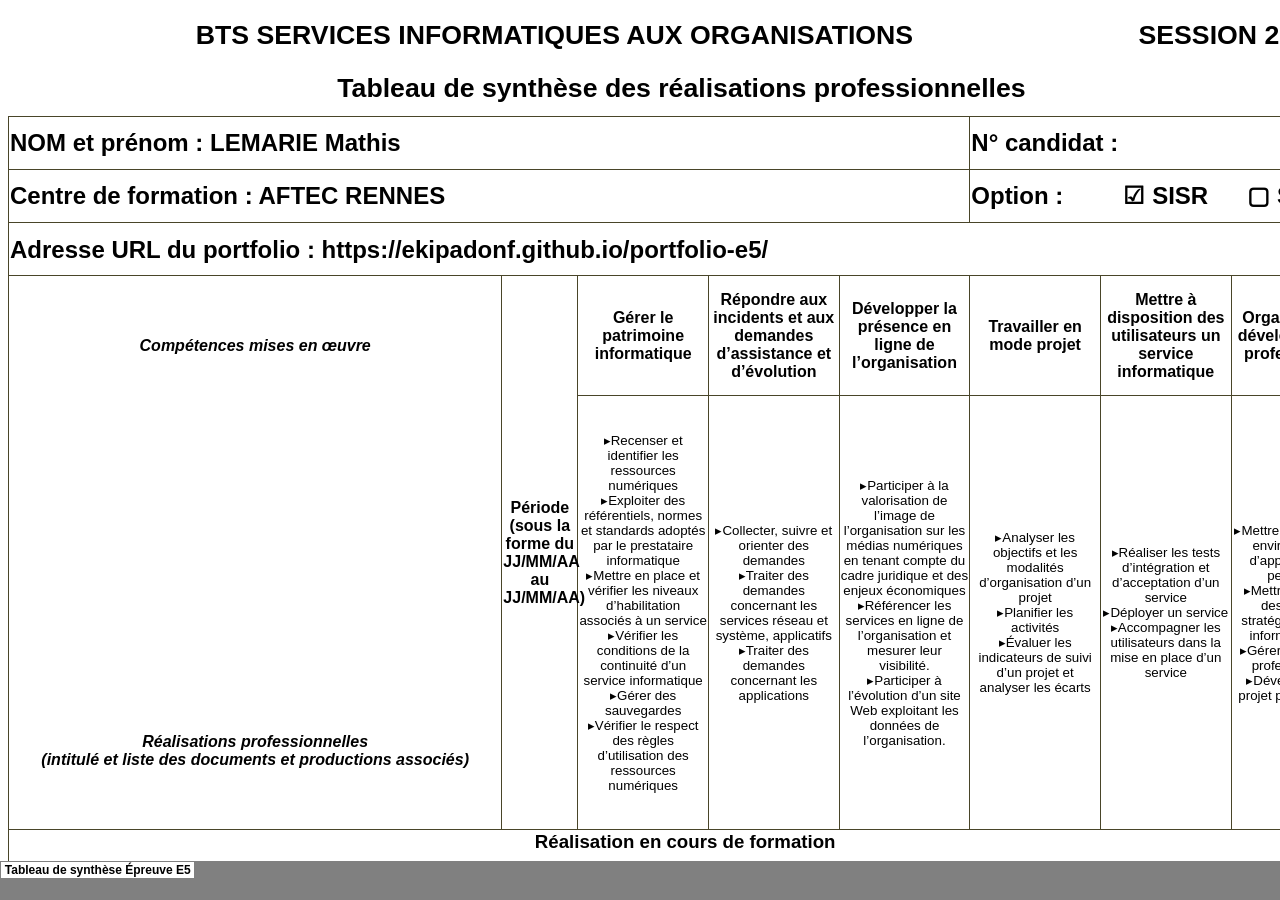
<file: assets/docs/8-1 - BTS SIO - 2025 - Annexe 8-1 - Epreuve E5 - Tableau de synthèse.htm>
<html xmlns:v="urn:schemas-microsoft-com:vml"
xmlns:o="urn:schemas-microsoft-com:office:office"
xmlns:x="urn:schemas-microsoft-com:office:excel"
xmlns:dt="uuid:C2F41010-65B3-11d1-A29F-00AA00C14882"
xmlns="http://www.w3.org/TR/REC-html40">

<head>
<meta name="Excel Workbook Frameset">
<meta http-equiv=Content-Type content="text/html; charset=windows-1252">
<meta name=ProgId content=Excel.Sheet>
<meta name=Generator content="Microsoft Excel 15">
<link rel=File-List
href="8-1%20-%20BTS%20SIO%20-%202025%20-%20Annexe%208-1%20-%20Epreuve%20E5%20-%20Tableau%20de%20synth�se_fichiers/filelist.xml">
<![if !supportTabStrip]>
<link id="shLink" href="8-1%20-%20BTS%20SIO%20-%202025%20-%20Annexe%208-1%20-%20Epreuve%20E5%20-%20Tableau%20de%20synth�se_fichiers/sheet001.htm">

<link id="shLink">

<script language="JavaScript">
<!--
 var c_lTabs=1;

 var c_rgszSh=new Array(c_lTabs);
 c_rgszSh[0] = "Tableau�de�synth�se��preuve�E5";



 var c_rgszClr=new Array(8);
 c_rgszClr[0]="window";
 c_rgszClr[1]="buttonface";
 c_rgszClr[2]="windowframe";
 c_rgszClr[3]="windowtext";
 c_rgszClr[4]="threedlightshadow";
 c_rgszClr[5]="threedhighlight";
 c_rgszClr[6]="threeddarkshadow";
 c_rgszClr[7]="threedshadow";

 var g_iShCur;
 var g_rglTabX=new Array(c_lTabs);

function fnGetIEVer()
{
 var ua=window.navigator.userAgent
 var msie=ua.indexOf("MSIE")
 if (msie>0 && window.navigator.platform=="Win32")
  return parseInt(ua.substring(msie+5,ua.indexOf(".", msie)));
 else
  return 0;
}

function fnBuildFrameset()
{
 var szHTML="<frameset rows=\"*,18\" border=0 width=0 frameborder=no framespacing=0>"+
  "<frame src=\""+document.all.item("shLink")[0].href+"\" name=\"frSheet\" noresize>"+
  "<frameset cols=\"54,*\" border=0 width=0 frameborder=no framespacing=0>"+
  "<frame src=\"\" name=\"frScroll\" marginwidth=0 marginheight=0 scrolling=no>"+
  "<frame src=\"\" name=\"frTabs\" marginwidth=0 marginheight=0 scrolling=no>"+
  "</frameset></frameset><plaintext>";

 with (document) {
  open("text/html","replace");
  write(szHTML);
  close();
 }

 fnBuildTabStrip();
}

function fnBuildTabStrip()
{
 var szHTML=
  "<html><head><style>.clScroll {font:8pt Courier New;color:"+c_rgszClr[6]+";cursor:default;line-height:10pt;}"+
  ".clScroll2 {font:10pt Arial;color:"+c_rgszClr[6]+";cursor:default;line-height:11pt;}</style></head>"+
  "<body onclick=\"event.returnValue=false;\" ondragstart=\"event.returnValue=false;\" onselectstart=\"event.returnValue=false;\" bgcolor="+c_rgszClr[4]+" topmargin=0 leftmargin=0><table cellpadding=0 cellspacing=0 width=100%>"+
  "<tr><td colspan=6 height=1 bgcolor="+c_rgszClr[2]+"></td></tr>"+
  "<tr><td style=\"font:1pt\">&nbsp;<td>"+
  "<td valign=top id=tdScroll class=\"clScroll\" onclick=\"parent.fnFastScrollTabs(0);\" onmouseover=\"parent.fnMouseOverScroll(0);\" onmouseout=\"parent.fnMouseOutScroll(0);\"><a>&#171;</a></td>"+
  "<td valign=top id=tdScroll class=\"clScroll2\" onclick=\"parent.fnScrollTabs(0);\" ondblclick=\"parent.fnScrollTabs(0);\" onmouseover=\"parent.fnMouseOverScroll(1);\" onmouseout=\"parent.fnMouseOutScroll(1);\"><a>&lt</a></td>"+
  "<td valign=top id=tdScroll class=\"clScroll2\" onclick=\"parent.fnScrollTabs(1);\" ondblclick=\"parent.fnScrollTabs(1);\" onmouseover=\"parent.fnMouseOverScroll(2);\" onmouseout=\"parent.fnMouseOutScroll(2);\"><a>&gt</a></td>"+
  "<td valign=top id=tdScroll class=\"clScroll\" onclick=\"parent.fnFastScrollTabs(1);\" onmouseover=\"parent.fnMouseOverScroll(3);\" onmouseout=\"parent.fnMouseOutScroll(3);\"><a>&#187;</a></td>"+
  "<td style=\"font:1pt\">&nbsp;<td></tr></table></body></html>";

 with (frames['frScroll'].document) {
  open("text/html","replace");
  write(szHTML);
  close();
 }

 szHTML =
  "<html><head>"+
  "<style>A:link,A:visited,A:active {text-decoration:none;"+"color:"+c_rgszClr[3]+";}"+
  ".clTab {cursor:hand;background:"+c_rgszClr[1]+";font:9pt Arial;padding-left:3px;padding-right:3px;text-align:center;}"+
  ".clBorder {background:"+c_rgszClr[2]+";font:1pt;}"+
  "</style></head><body onload=\"parent.fnInit();\" onselectstart=\"event.returnValue=false;\" ondragstart=\"event.returnValue=false;\" bgcolor="+c_rgszClr[4]+
  " topmargin=0 leftmargin=0><table id=tbTabs cellpadding=0 cellspacing=0>";

 var iCellCount=(c_lTabs+1)*2;

 var i;
 for (i=0;i<iCellCount;i+=2)
  szHTML+="<col width=1><col>";

 var iRow;
 for (iRow=0;iRow<6;iRow++) {

  szHTML+="<tr>";

  if (iRow==5)
   szHTML+="<td colspan="+iCellCount+"></td>";
  else {
   if (iRow==0) {
    for(i=0;i<iCellCount;i++)
     szHTML+="<td height=1 class=\"clBorder\"></td>";
   } else if (iRow==1) {
    for(i=0;i<c_lTabs;i++) {
     szHTML+="<td height=1 nowrap class=\"clBorder\">&nbsp;</td>";
     szHTML+=
      "<td id=tdTab height=1 nowrap class=\"clTab\" onmouseover=\"parent.fnMouseOverTab("+i+");\" onmouseout=\"parent.fnMouseOutTab("+i+");\">"+
      "<a href=\""+document.all.item("shLink")[i].href+"\" target=\"frSheet\" id=aTab>&nbsp;"+c_rgszSh[i]+"&nbsp;</a></td>";
    }
    szHTML+="<td id=tdTab height=1 nowrap class=\"clBorder\"><a id=aTab>&nbsp;</a></td><td width=100%></td>";
   } else if (iRow==2) {
    for (i=0;i<c_lTabs;i++)
     szHTML+="<td height=1></td><td height=1 class=\"clBorder\"></td>";
    szHTML+="<td height=1></td><td height=1></td>";
   } else if (iRow==3) {
    for (i=0;i<iCellCount;i++)
     szHTML+="<td height=1></td>";
   } else if (iRow==4) {
    for (i=0;i<c_lTabs;i++)
     szHTML+="<td height=1 width=1></td><td height=1></td>";
    szHTML+="<td height=1 width=1></td><td></td>";
   }
  }
  szHTML+="</tr>";
 }

 szHTML+="</table></body></html>";
 with (frames['frTabs'].document) {
  open("text/html","replace");
  charset=document.charset;
  write(szHTML);
  close();
 }
}

function fnInit()
{
 g_rglTabX[0]=0;
 var i;
 for (i=1;i<=c_lTabs;i++)
  with (frames['frTabs'].document.all.tbTabs.rows[1].cells[fnTabToCol(i-1)])
   g_rglTabX[i]=offsetLeft+offsetWidth-6;
}

function fnTabToCol(iTab)
{
 return 2*iTab+1;
}

function fnNextTab(fDir)
{
 var iNextTab=-1;
 var i;

 with (frames['frTabs'].document.body) {
  if (fDir==0) {
   if (scrollLeft>0) {
    for (i=0;i<c_lTabs&&g_rglTabX[i]<scrollLeft;i++);
    if (i<c_lTabs)
     iNextTab=i-1;
   }
  } else {
   if (g_rglTabX[c_lTabs]+6>offsetWidth+scrollLeft) {
    for (i=0;i<c_lTabs&&g_rglTabX[i]<=scrollLeft;i++);
    if (i<c_lTabs)
     iNextTab=i;
   }
  }
 }
 return iNextTab;
}

function fnScrollTabs(fDir)
{
 var iNextTab=fnNextTab(fDir);

 if (iNextTab>=0) {
  frames['frTabs'].scroll(g_rglTabX[iNextTab],0);
  return true;
 } else
  return false;
}

function fnFastScrollTabs(fDir)
{
 if (c_lTabs>16)
  frames['frTabs'].scroll(g_rglTabX[fDir?c_lTabs-1:0],0);
 else
  if (fnScrollTabs(fDir)>0) window.setTimeout("fnFastScrollTabs("+fDir+");",5);
}

function fnSetTabProps(iTab,fActive)
{
 var iCol=fnTabToCol(iTab);
 var i;

 if (iTab>=0) {
  with (frames['frTabs'].document.all) {
   with (tbTabs) {
    for (i=0;i<=4;i++) {
     with (rows[i]) {
      if (i==0)
       cells[iCol].style.background=c_rgszClr[fActive?0:2];
      else if (i>0 && i<4) {
       if (fActive) {
        cells[iCol-1].style.background=c_rgszClr[2];
        cells[iCol].style.background=c_rgszClr[0];
        cells[iCol+1].style.background=c_rgszClr[2];
       } else {
        if (i==1) {
         cells[iCol-1].style.background=c_rgszClr[2];
         cells[iCol].style.background=c_rgszClr[1];
         cells[iCol+1].style.background=c_rgszClr[2];
        } else {
         cells[iCol-1].style.background=c_rgszClr[4];
         cells[iCol].style.background=c_rgszClr[(i==2)?2:4];
         cells[iCol+1].style.background=c_rgszClr[4];
        }
       }
      } else
       cells[iCol].style.background=c_rgszClr[fActive?2:4];
     }
    }
   }
   with (aTab[iTab].style) {
    cursor=(fActive?"default":"hand");
    color=c_rgszClr[3];
   }
  }
 }
}

function fnMouseOverScroll(iCtl)
{
 frames['frScroll'].document.all.tdScroll[iCtl].style.color=c_rgszClr[7];
}

function fnMouseOutScroll(iCtl)
{
 frames['frScroll'].document.all.tdScroll[iCtl].style.color=c_rgszClr[6];
}

function fnMouseOverTab(iTab)
{
 if (iTab!=g_iShCur) {
  var iCol=fnTabToCol(iTab);
  with (frames['frTabs'].document.all) {
   tdTab[iTab].style.background=c_rgszClr[5];
  }
 }
}

function fnMouseOutTab(iTab)
{
 if (iTab>=0) {
  var elFrom=frames['frTabs'].event.srcElement;
  var elTo=frames['frTabs'].event.toElement;

  if ((!elTo) ||
   (elFrom.tagName==elTo.tagName) ||
   (elTo.tagName=="A" && elTo.parentElement!=elFrom) ||
   (elFrom.tagName=="A" && elFrom.parentElement!=elTo)) {

   if (iTab!=g_iShCur) {
    with (frames['frTabs'].document.all) {
     tdTab[iTab].style.background=c_rgszClr[1];
    }
   }
  }
 }
}

function fnSetActiveSheet(iSh)
{
 if (iSh!=g_iShCur) {
  fnSetTabProps(g_iShCur,false);
  fnSetTabProps(iSh,true);
  g_iShCur=iSh;
 }
}

 window.g_iIEVer=fnGetIEVer();
 if (window.g_iIEVer>=4)
  fnBuildFrameset();
//-->
</script>
<![endif]><!--[if gte mso 9]><xml>
 <x:ExcelWorkbook>
  <x:ExcelWorksheets>
   <x:ExcelWorksheet>
    <x:Name>Tableau de synth�se �preuve E5</x:Name>
    <x:WorksheetSource
     HRef="8-1%20-%20BTS%20SIO%20-%202025%20-%20Annexe%208-1%20-%20Epreuve%20E5%20-%20Tableau%20de%20synth�se_fichiers/sheet001.htm"/>
   </x:ExcelWorksheet>
  </x:ExcelWorksheets>
  <x:Stylesheet
   HRef="8-1%20-%20BTS%20SIO%20-%202025%20-%20Annexe%208-1%20-%20Epreuve%20E5%20-%20Tableau%20de%20synth�se_fichiers/stylesheet.css"/>
  <x:WindowHeight>11250</x:WindowHeight>
  <x:WindowWidth>25200</x:WindowWidth>
  <x:WindowTopX>32767</x:WindowTopX>
  <x:WindowTopY>32767</x:WindowTopY>
  <x:ProtectStructure>False</x:ProtectStructure>
  <x:ProtectWindows>False</x:ProtectWindows>
 </x:ExcelWorkbook>
</xml><![endif]-->
</head>

<frameset rows="*,39" border=0 width=0 frameborder=no framespacing=0>
 <frame src="8-1%20-%20BTS%20SIO%20-%202025%20-%20Annexe%208-1%20-%20Epreuve%20E5%20-%20Tableau%20de%20synth�se_fichiers/sheet001.htm" name="frSheet">
 <frame src="8-1%20-%20BTS%20SIO%20-%202025%20-%20Annexe%208-1%20-%20Epreuve%20E5%20-%20Tableau%20de%20synth�se_fichiers/tabstrip.htm" name="frTabs" marginwidth=0 marginheight=0>
 <noframes>
  <body>
   <p>Cette page utilise des cadres, mais votre navigateur ne les prend pas en charge.</p>
  </body>
 </noframes>
</frameset>
</html>
</file>
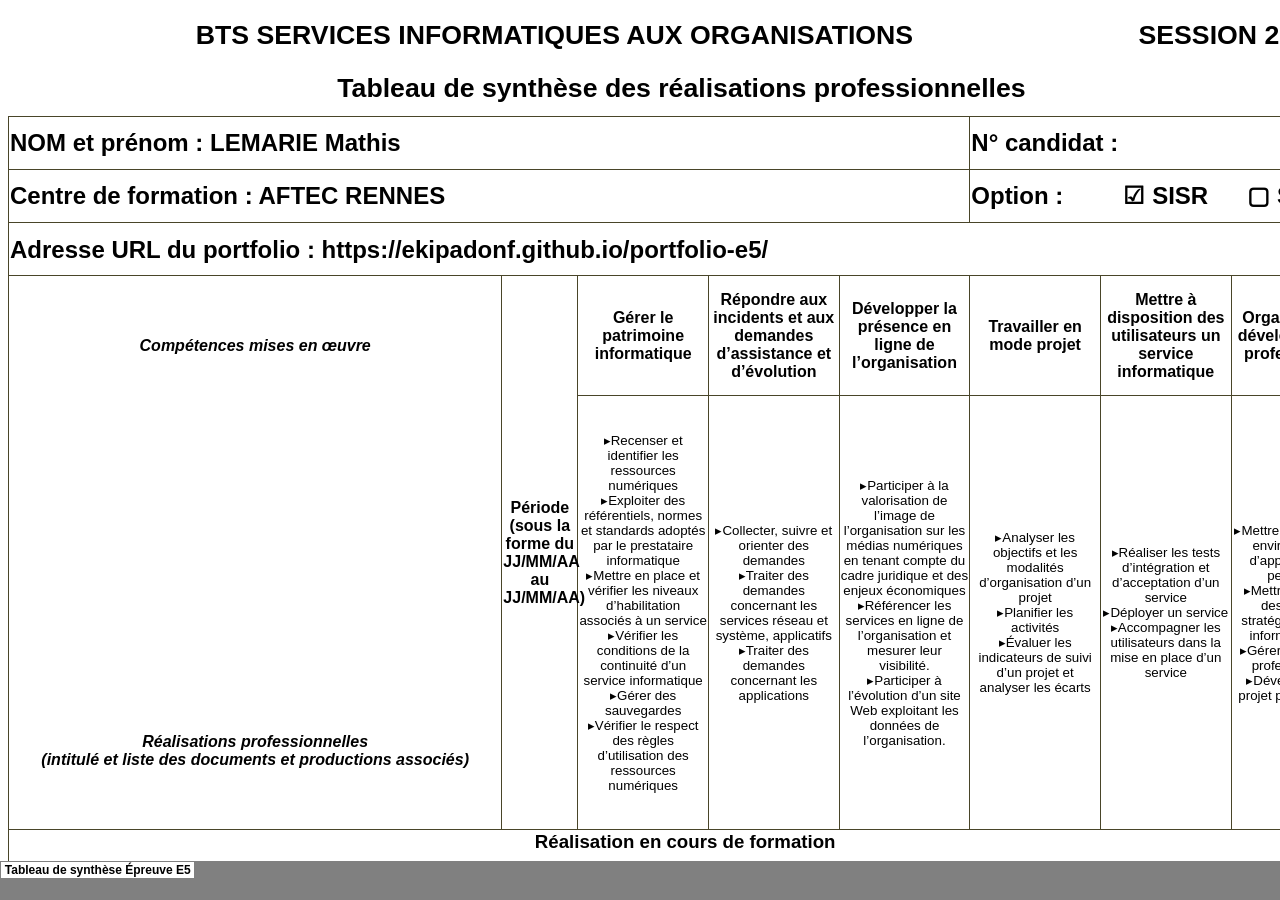
<file: assets/docs/8-1 - BTS SIO - 2025 - Annexe 8-1 - Epreuve E5 - Tableau de synthèse_fichiers/sheet001.htm>
<html xmlns:v="urn:schemas-microsoft-com:vml"
xmlns:o="urn:schemas-microsoft-com:office:office"
xmlns:x="urn:schemas-microsoft-com:office:excel"
xmlns="http://www.w3.org/TR/REC-html40">

<head>
<meta http-equiv=Content-Type content="text/html; charset=windows-1252">
<meta name=ProgId content=Excel.Sheet>
<meta name=Generator content="Microsoft Excel 15">
<link id=Main-File rel=Main-File
href="../8-1%20-%20BTS%20SIO%20-%202025%20-%20Annexe%208-1%20-%20Epreuve%20E5%20-%20Tableau%20de%20synth�se.htm">
<link rel=File-List href=filelist.xml>
<link rel=Stylesheet href=stylesheet.css>
<style>
<!--table
	{mso-displayed-decimal-separator:"\,";
	mso-displayed-thousand-separator:" ";}
@page
	{margin:.2in .2in .2in .2in;
	mso-header-margin:.51in;
	mso-footer-margin:.51in;
	mso-horizontal-page-align:center;
	mso-vertical-page-align:center;}
-->
</style>
<![if !supportTabStrip]><script language="JavaScript">
<!--
function fnUpdateTabs()
 {
  if (parent.window.g_iIEVer>=4) {
   if (parent.document.readyState=="complete"
    && parent.frames['frTabs'].document.readyState=="complete")
   parent.fnSetActiveSheet(0);
  else
   window.setTimeout("fnUpdateTabs();",150);
 }
}

if (window.name!="frSheet")
 window.location.replace("../8-1%20-%20BTS%20SIO%20-%202025%20-%20Annexe%208-1%20-%20Epreuve%20E5%20-%20Tableau%20de%20synth�se.htm");
else
 fnUpdateTabs();
//-->
</script>
<![endif]>
</head>

<body link=blue vlink=purple class=xl66>

<table border=0 cellpadding=0 cellspacing=0 width=4155 style='border-collapse:
 collapse;table-layout:fixed;width:3115pt'>
 <col class=xl66 width=493 style='mso-width-source:userset;mso-width-alt:18029;
 width:370pt'>
 <col class=xl66 width=76 style='mso-width-source:userset;mso-width-alt:2779;
 width:57pt'>
 <col class=xl66 width=131 span=6 style='mso-width-source:userset;mso-width-alt:
 4790;width:98pt'>
 <col width=80 span=35 style='mso-width-source:userset;mso-width-alt:2925;
 width:60pt'>
 <tr height=53 style='mso-height-source:userset;height:39.95pt'>
  <td colspan=6 height=53 class=xl89 width=1093 style='height:39.95pt;
  width:819pt'><a name="Print_Area">BTS SERVICES INFORMATIQUES AUX
  ORGANISATIONS</a></td>
  <td colspan=2 class=xl89 width=262 style='width:196pt'>SESSION 2025</td>
  <td width=80 style='width:60pt'></td>
  <td width=80 style='width:60pt'></td>
  <td width=80 style='width:60pt'></td>
  <td width=80 style='width:60pt'></td>
  <td width=80 style='width:60pt'></td>
  <td width=80 style='width:60pt'></td>
  <td width=80 style='width:60pt'></td>
  <td width=80 style='width:60pt'></td>
  <td width=80 style='width:60pt'></td>
  <td width=80 style='width:60pt'></td>
  <td width=80 style='width:60pt'></td>
  <td width=80 style='width:60pt'></td>
  <td width=80 style='width:60pt'></td>
  <td width=80 style='width:60pt'></td>
  <td width=80 style='width:60pt'></td>
  <td width=80 style='width:60pt'></td>
  <td width=80 style='width:60pt'></td>
  <td width=80 style='width:60pt'></td>
  <td width=80 style='width:60pt'></td>
  <td width=80 style='width:60pt'></td>
  <td width=80 style='width:60pt'></td>
  <td width=80 style='width:60pt'></td>
  <td width=80 style='width:60pt'></td>
  <td width=80 style='width:60pt'></td>
  <td width=80 style='width:60pt'></td>
  <td width=80 style='width:60pt'></td>
  <td width=80 style='width:60pt'></td>
  <td width=80 style='width:60pt'></td>
  <td width=80 style='width:60pt'></td>
  <td width=80 style='width:60pt'></td>
  <td width=80 style='width:60pt'></td>
  <td width=80 style='width:60pt'></td>
  <td width=80 style='width:60pt'></td>
  <td width=80 style='width:60pt'></td>
  <td width=80 style='width:60pt'></td>
 </tr>
 <tr height=54 style='mso-height-source:userset;height:41.1pt'>
  <td colspan=8 height=54 class=xl89 style='height:41.1pt'>Tableau de synth�se
  des r�alisations professionnelles<span style='mso-spacerun:yes'>�</span></td>
  <td colspan=35 style='mso-ignore:colspan'></td>
 </tr>
 <tr height=53 style='mso-height-source:userset;height:39.95pt'>
  <td colspan=5 height=53 class=xl101 style='border-right:.5pt solid #494529;
  height:39.95pt'>NOM et pr�nom : LEMARIE Mathis</td>
  <td colspan=3 class=xl107 style='border-right:1.0pt solid #494529;border-left:
  none'>N� candidat :<span style='mso-spacerun:yes'>�</span></td>
  <td colspan=2 style='mso-ignore:colspan'></td>
  <td class=xl66></td>
  <td class=xl66></td>
  <td class=xl66></td>
  <td colspan=30 style='mso-ignore:colspan'></td>
 </tr>
 <tr height=53 style='mso-height-source:userset;height:39.95pt'>
  <td colspan=5 height=53 class=xl104 style='border-right:.5pt solid #494529;
  height:39.95pt'>Centre de formation : AFTEC RENNES</td>
  <td class=xl77 style='border-top:none;border-left:none'>Option :</td>
  <td class=xl78 style='border-top:none'>&#9745; SISR</td>
  <td class=xl84 style='border-top:none'>&#9634; SLAM</td>
  <td colspan=35 style='mso-ignore:colspan'></td>
 </tr>
 <tr height=53 style='mso-height-source:userset;height:39.95pt'>
  <td colspan=8 height=53 class=xl98 style='border-right:1.0pt solid #494529;
  height:39.95pt'>Adresse URL du portfolio :
  https://ekipadonf.github.io/portfolio-e5/</td>
  <td colspan=35 style='mso-ignore:colspan'></td>
 </tr>
 <tr height=120 style='mso-height-source:userset;height:90.0pt'>
  <td rowspan=2 height=553 class=xl87 width=493 style='height:414.95pt;
  border-top:none;width:370pt'>Comp�tences mises en �uvre<br />
    <br />
    <br />
    <br />
    <br />
    <br />
    <br />
    <br />
    <br />
    <br />
    <br />
    <br />
    <br />
    <br />
    <br />
    <br />
    <br />
    <br />
    <br />
    <br />
    <br />
    <br />
    R�alisations professionnelles<br />
    (intitul� et liste des documents et productions associ�s)</td>
  <td rowspan=2 class=xl96 width=76 style='border-bottom:1.0pt solid #494529;
  border-top:none;width:57pt'>P�riode (sous la forme du JJ/MM/AA au JJ/MM/AA)</td>
  <td class=xl71 width=131 style='border-top:none;border-left:none;width:98pt'>G�rer
  le patrimoine informatique</td>
  <td class=xl71 width=131 style='border-top:none;border-left:none;width:98pt'>R�pondre
  aux incidents et aux demandes d�assistance et d��volution</td>
  <td class=xl71 width=131 style='border-top:none;border-left:none;width:98pt'>D�velopper
  la pr�sence en ligne de l�organisation</td>
  <td class=xl71 width=131 style='border-top:none;border-left:none;width:98pt'>Travailler
  en mode projet</td>
  <td class=xl71 width=131 style='border-top:none;border-left:none;width:98pt'>Mettre
  � disposition des utilisateurs un service informatique</td>
  <td class=xl72 width=131 style='border-top:none;border-left:none;width:98pt'>Organiser
  son d�veloppement professionnel</td>
  <td colspan=35 style='mso-ignore:colspan'></td>
 </tr>
 <tr class=xl67 height=433 style='mso-height-source:userset;height:324.95pt'>
  <td height=433 class=xl85 width=131 style='height:324.95pt;border-top:none;
  border-left:none;width:98pt'>&#9656;Recenser et identifier les ressources
  num�riques <br />
    &#9656;Exploiter des r�f�rentiels, normes et standards adopt�s par le
  prestataire informatique<br />
    &#9656;Mettre en place et v�rifier les niveaux d�habilitation associ�s � un
  service<br />
    &#9656;V�rifier les conditions de la continuit� d�un service
  informatique<br />
    &#9656;G�rer des sauvegardes<br />
    &#9656;V�rifier le respect des r�gles d�utilisation des ressources
  num�riques</td>
  <td class=xl85 width=131 style='border-top:none;border-left:none;width:98pt'>&#9656;Collecter,
  suivre et orienter des demandes <br />
    &#9656;Traiter des demandes concernant les services r�seau et syst�me,
  applicatifs<br />
    &#9656;Traiter des demandes concernant les applications</td>
  <td class=xl85 width=131 style='border-top:none;border-left:none;width:98pt'>&#9656;Participer
  � la valorisation de l�image de l�organisation sur les m�dias num�riques en
  tenant compte du cadre juridique et des enjeux �conomiques<br />
    &#9656;R�f�rencer les services en ligne de l�organisation et mesurer leur
  visibilit�.<br />
    &#9656;Participer � l��volution d�un site Web exploitant les donn�es de
  l�organisation.</td>
  <td class=xl85 width=131 style='border-top:none;border-left:none;width:98pt'>&#9656;Analyser
  les objectifs et les modalit�s d�organisation d�un projet<br />
    &#9656;Planifier les activit�s<br />
    &#9656;�valuer les indicateurs de suivi d�un projet et analyser les �carts</td>
  <td class=xl85 width=131 style='border-top:none;border-left:none;width:98pt'>&#9656;R�aliser
  les tests d�int�gration et d�acceptation d�un service<br />
    &#9656;D�ployer un service<br />
    &#9656;Accompagner les utilisateurs dans la mise en place d�un service</td>
  <td class=xl86 width=131 style='border-top:none;border-left:none;width:98pt'>&#9656;Mettre
  en place son environnement d�apprentissage personnel<br />
    &#9656;Mettre en �uvre des outils et strat�gies de veille
  informationnelle<br />
    &#9656;G�rer son identit� professionnelle<br />
    &#9656;D�velopper son projet professionnel</td>
  <td colspan=35 style='mso-ignore:colspan'></td>
 </tr>
 <tr class=xl67 height=24 style='height:18.0pt'>
  <td colspan=8 height=24 class=xl90 width=1355 style='border-right:1.0pt solid #494529;
  height:18.0pt;width:1015pt'>R�alisation en cours de formation<br />
    <br />
    </td>
  <td colspan=35 style='mso-ignore:colspan'></td>
 </tr>
 <tr class=xl67 height=53 style='mso-height-source:userset;height:39.95pt'>
  <td height=53 class=xl74 width=493 style='height:39.95pt;border-top:none;
  width:370pt'>Mise en place d'un Windows server (AD, DHCP, DNS, GPO)</td>
  <td class=xl73 style='border-top:none;border-left:none'>&nbsp;</td>
  <td class=xl79 style='border-top:none;border-left:none'>&nbsp;</td>
  <td class=xl80 style='border-top:none;border-left:none'>&nbsp;</td>
  <td class=xl80 style='border-top:none;border-left:none'>&nbsp;</td>
  <td class=xl80 style='border-top:none;border-left:none'>&nbsp;</td>
  <td class=xl80 style='border-top:none;border-left:none'>&nbsp;</td>
  <td class=xl81 style='border-top:none;border-left:none'>&nbsp;</td>
  <td colspan=35 style='mso-ignore:colspan'></td>
 </tr>
 <tr class=xl67 height=53 style='mso-height-source:userset;height:39.95pt'>
  <td height=53 class=xl74 width=493 style='height:39.95pt;border-top:none;
  width:370pt'>Mise en place d'un GLPI via ubuntu</td>
  <td class=xl73 style='border-top:none;border-left:none'>&nbsp;</td>
  <td class=xl80 style='border-top:none;border-left:none'>&nbsp;</td>
  <td class=xl80 style='border-top:none;border-left:none'>&nbsp;</td>
  <td class=xl80 style='border-top:none;border-left:none'>&nbsp;</td>
  <td class=xl80 style='border-top:none;border-left:none'>&nbsp;</td>
  <td class=xl80 style='border-top:none;border-left:none'>&nbsp;</td>
  <td class=xl81 style='border-top:none;border-left:none'>&nbsp;</td>
  <td colspan=35 style='mso-ignore:colspan'></td>
 </tr>
 <tr class=xl67 height=53 style='mso-height-source:userset;height:39.95pt'>
  <td height=53 class=xl74 width=493 style='height:39.95pt;border-top:none;
  width:370pt'>configuration d'un routeur PFsense</td>
  <td class=xl73 style='border-top:none;border-left:none'>&nbsp;</td>
  <td class=xl80 style='border-top:none;border-left:none'>&nbsp;</td>
  <td class=xl80 style='border-top:none;border-left:none'>&nbsp;</td>
  <td class=xl80 style='border-top:none;border-left:none'>&nbsp;</td>
  <td class=xl80 style='border-top:none;border-left:none'>&nbsp;</td>
  <td class=xl80 style='border-top:none;border-left:none'>&nbsp;</td>
  <td class=xl81 style='border-top:none;border-left:none'>&nbsp;</td>
  <td colspan=35 style='mso-ignore:colspan'></td>
 </tr>
 <tr class=xl67 height=53 style='mso-height-source:userset;height:39.95pt'>
  <td height=53 class=xl74 width=493 style='height:39.95pt;border-top:none;
  width:370pt'>&nbsp;</td>
  <td class=xl73 style='border-top:none;border-left:none'>&nbsp;</td>
  <td class=xl80 style='border-top:none;border-left:none'>&nbsp;</td>
  <td class=xl80 style='border-top:none;border-left:none'>&nbsp;</td>
  <td class=xl80 style='border-top:none;border-left:none'>&nbsp;</td>
  <td class=xl80 style='border-top:none;border-left:none'>&nbsp;</td>
  <td class=xl80 style='border-top:none;border-left:none'>&nbsp;</td>
  <td class=xl81 style='border-top:none;border-left:none'>&nbsp;</td>
  <td colspan=35 style='mso-ignore:colspan'></td>
 </tr>
 <tr class=xl67 height=53 style='mso-height-source:userset;height:39.95pt'>
  <td height=53 class=xl74 width=493 style='height:39.95pt;border-top:none;
  width:370pt'>&nbsp;</td>
  <td class=xl73 style='border-top:none;border-left:none'>&nbsp;</td>
  <td class=xl80 style='border-top:none;border-left:none'>&nbsp;</td>
  <td class=xl80 style='border-top:none;border-left:none'>&nbsp;</td>
  <td class=xl80 style='border-top:none;border-left:none'>&nbsp;</td>
  <td class=xl80 style='border-top:none;border-left:none'>&nbsp;</td>
  <td class=xl80 style='border-top:none;border-left:none'>&nbsp;</td>
  <td class=xl81 style='border-top:none;border-left:none'>&nbsp;</td>
  <td colspan=35 style='mso-ignore:colspan'></td>
 </tr>
 <tr class=xl67 height=53 style='mso-height-source:userset;height:39.95pt'>
  <td height=53 class=xl74 width=493 style='height:39.95pt;border-top:none;
  width:370pt'>&nbsp;</td>
  <td class=xl73 style='border-top:none;border-left:none'>&nbsp;</td>
  <td class=xl80 style='border-top:none;border-left:none'>&nbsp;</td>
  <td class=xl80 style='border-top:none;border-left:none'>&nbsp;</td>
  <td class=xl80 style='border-top:none;border-left:none'>&nbsp;</td>
  <td class=xl80 style='border-top:none;border-left:none'>&nbsp;</td>
  <td class=xl80 style='border-top:none;border-left:none'>&nbsp;</td>
  <td class=xl81 style='border-top:none;border-left:none'>&nbsp;</td>
  <td colspan=35 style='mso-ignore:colspan'></td>
 </tr>
 <tr class=xl67 height=53 style='mso-height-source:userset;height:39.95pt'>
  <td height=53 class=xl74 width=493 style='height:39.95pt;border-top:none;
  width:370pt'>&nbsp;</td>
  <td class=xl73 style='border-top:none;border-left:none'>&nbsp;</td>
  <td class=xl80 style='border-top:none;border-left:none'>&nbsp;</td>
  <td class=xl80 style='border-top:none;border-left:none'>&nbsp;</td>
  <td class=xl80 style='border-top:none;border-left:none'>&nbsp;</td>
  <td class=xl80 style='border-top:none;border-left:none'>&nbsp;</td>
  <td class=xl80 style='border-top:none;border-left:none'>&nbsp;</td>
  <td class=xl81 style='border-top:none;border-left:none'>&nbsp;</td>
  <td colspan=35 style='mso-ignore:colspan'></td>
 </tr>
 <tr class=xl67 height=53 style='mso-height-source:userset;height:39.95pt'>
  <td height=53 class=xl74 width=493 style='height:39.95pt;border-top:none;
  width:370pt'>&nbsp;</td>
  <td class=xl73 style='border-top:none;border-left:none'>&nbsp;</td>
  <td class=xl80 style='border-top:none;border-left:none'>&nbsp;</td>
  <td class=xl80 style='border-top:none;border-left:none'>&nbsp;</td>
  <td class=xl80 style='border-top:none;border-left:none'>&nbsp;</td>
  <td class=xl80 style='border-top:none;border-left:none'>&nbsp;</td>
  <td class=xl80 style='border-top:none;border-left:none'>&nbsp;</td>
  <td class=xl81 style='border-top:none;border-left:none'>&nbsp;</td>
  <td colspan=35 style='mso-ignore:colspan'></td>
 </tr>
 <tr class=xl67 height=53 style='mso-height-source:userset;height:39.95pt'>
  <td height=53 class=xl74 width=493 style='height:39.95pt;border-top:none;
  width:370pt'>&nbsp;</td>
  <td class=xl73 style='border-top:none;border-left:none'>&nbsp;</td>
  <td class=xl80 style='border-top:none;border-left:none'>&nbsp;</td>
  <td class=xl80 style='border-top:none;border-left:none'>&nbsp;</td>
  <td class=xl80 style='border-top:none;border-left:none'>&nbsp;</td>
  <td class=xl80 style='border-top:none;border-left:none'>&nbsp;</td>
  <td class=xl80 style='border-top:none;border-left:none'>&nbsp;</td>
  <td class=xl81 style='border-top:none;border-left:none'>&nbsp;</td>
  <td colspan=35 style='mso-ignore:colspan'></td>
 </tr>
 <tr class=xl67 height=53 style='mso-height-source:userset;height:39.95pt'>
  <td height=53 class=xl74 width=493 style='height:39.95pt;border-top:none;
  width:370pt'>&nbsp;</td>
  <td class=xl73 style='border-top:none;border-left:none'>&nbsp;</td>
  <td class=xl80 style='border-top:none;border-left:none'>&nbsp;</td>
  <td class=xl80 style='border-top:none;border-left:none'>&nbsp;</td>
  <td class=xl80 style='border-top:none;border-left:none'>&nbsp;</td>
  <td class=xl80 style='border-top:none;border-left:none'>&nbsp;</td>
  <td class=xl80 style='border-top:none;border-left:none'>&nbsp;</td>
  <td class=xl81 style='border-top:none;border-left:none'>&nbsp;</td>
  <td colspan=35 style='mso-ignore:colspan'></td>
 </tr>
 <tr class=xl67 height=24 style='height:18.0pt'>
  <td colspan=8 height=24 class=xl93 style='border-right:1.0pt solid #494529;
  height:18.0pt'>R�alisations en milieu professionnel en cours de premi�re
  ann�e</td>
  <td colspan=35 style='mso-ignore:colspan'></td>
 </tr>
 <tr class=xl67 height=53 style='mso-height-source:userset;height:39.95pt'>
  <td height=53 class=xl74 width=493 style='height:39.95pt;border-top:none;
  width:370pt'>Configuration de boite mail Outlook via Microsoft 365 admin</td>
  <td class=xl73 style='border-top:none;border-left:none'>&nbsp;</td>
  <td class=xl80 style='border-top:none;border-left:none'>&nbsp;</td>
  <td class=xl80 style='border-top:none;border-left:none'>&nbsp;</td>
  <td class=xl80 style='border-top:none;border-left:none'>&nbsp;</td>
  <td class=xl80 style='border-top:none;border-left:none'>&nbsp;</td>
  <td class=xl80 style='border-top:none;border-left:none'>&nbsp;</td>
  <td class=xl81 style='border-top:none;border-left:none'>&nbsp;</td>
  <td colspan=35 style='mso-ignore:colspan'></td>
 </tr>
 <tr class=xl67 height=53 style='mso-height-source:userset;height:39.95pt'>
  <td height=53 class=xl74 width=493 style='height:39.95pt;border-top:none;
  width:370pt'>Configuration de VPN pour Wireguard</td>
  <td class=xl73 style='border-top:none;border-left:none'>&nbsp;</td>
  <td class=xl80 style='border-top:none;border-left:none'>&nbsp;</td>
  <td class=xl80 style='border-top:none;border-left:none'>&nbsp;</td>
  <td class=xl80 style='border-top:none;border-left:none'>&nbsp;</td>
  <td class=xl80 style='border-top:none;border-left:none'>&nbsp;</td>
  <td class=xl80 style='border-top:none;border-left:none'>&nbsp;</td>
  <td class=xl81 style='border-top:none;border-left:none'>&nbsp;</td>
  <td colspan=35 style='mso-ignore:colspan'></td>
 </tr>
 <tr class=xl67 height=53 style='mso-height-source:userset;height:39.95pt'>
  <td height=53 class=xl74 width=493 style='height:39.95pt;border-top:none;
  width:370pt'>Cr�ation de r�gle sur routeur<span
  style='mso-spacerun:yes'>�</span></td>
  <td class=xl73 style='border-top:none;border-left:none'>&nbsp;</td>
  <td class=xl80 style='border-top:none;border-left:none'>&nbsp;</td>
  <td class=xl80 style='border-top:none;border-left:none'>&nbsp;</td>
  <td class=xl80 style='border-top:none;border-left:none'>&nbsp;</td>
  <td class=xl80 style='border-top:none;border-left:none'>&nbsp;</td>
  <td class=xl80 style='border-top:none;border-left:none'>&nbsp;</td>
  <td class=xl81 style='border-top:none;border-left:none'>&nbsp;</td>
  <td colspan=35 style='mso-ignore:colspan'></td>
 </tr>
 <tr class=xl67 height=53 style='mso-height-source:userset;height:39.95pt'>
  <td height=53 class=xl74 width=493 style='height:39.95pt;border-top:none;
  width:370pt'>&nbsp;</td>
  <td class=xl73 style='border-top:none;border-left:none'>&nbsp;</td>
  <td class=xl80 style='border-top:none;border-left:none'>&nbsp;</td>
  <td class=xl80 style='border-top:none;border-left:none'>&nbsp;</td>
  <td class=xl80 style='border-top:none;border-left:none'>&nbsp;</td>
  <td class=xl80 style='border-top:none;border-left:none'>&nbsp;</td>
  <td class=xl80 style='border-top:none;border-left:none'>&nbsp;</td>
  <td class=xl81 style='border-top:none;border-left:none'>&nbsp;</td>
  <td colspan=35 style='mso-ignore:colspan'></td>
 </tr>
 <tr class=xl67 height=53 style='mso-height-source:userset;height:39.95pt'>
  <td height=53 class=xl74 width=493 style='height:39.95pt;border-top:none;
  width:370pt'>&nbsp;</td>
  <td class=xl73 style='border-top:none;border-left:none'>&nbsp;</td>
  <td class=xl80 style='border-top:none;border-left:none'>&nbsp;</td>
  <td class=xl80 style='border-top:none;border-left:none'>&nbsp;</td>
  <td class=xl80 style='border-top:none;border-left:none'>&nbsp;</td>
  <td class=xl80 style='border-top:none;border-left:none'>&nbsp;</td>
  <td class=xl80 style='border-top:none;border-left:none'>&nbsp;</td>
  <td class=xl81 style='border-top:none;border-left:none'>&nbsp;</td>
  <td colspan=35 style='mso-ignore:colspan'></td>
 </tr>
 <tr class=xl67 height=53 style='mso-height-source:userset;height:39.95pt'>
  <td height=53 class=xl74 width=493 style='height:39.95pt;border-top:none;
  width:370pt'>&nbsp;</td>
  <td class=xl73 style='border-top:none;border-left:none'>&nbsp;</td>
  <td class=xl80 style='border-top:none;border-left:none'>&nbsp;</td>
  <td class=xl80 style='border-top:none;border-left:none'>&nbsp;</td>
  <td class=xl80 style='border-top:none;border-left:none'>&nbsp;</td>
  <td class=xl80 style='border-top:none;border-left:none'>&nbsp;</td>
  <td class=xl80 style='border-top:none;border-left:none'>&nbsp;</td>
  <td class=xl81 style='border-top:none;border-left:none'>&nbsp;</td>
  <td colspan=35 style='mso-ignore:colspan'></td>
 </tr>
 <tr class=xl67 height=53 style='mso-height-source:userset;height:39.95pt'>
  <td height=53 class=xl74 width=493 style='height:39.95pt;border-top:none;
  width:370pt'>&nbsp;</td>
  <td class=xl73 style='border-top:none;border-left:none'>&nbsp;</td>
  <td class=xl80 style='border-top:none;border-left:none'>&nbsp;</td>
  <td class=xl80 style='border-top:none;border-left:none'>&nbsp;</td>
  <td class=xl80 style='border-top:none;border-left:none'>&nbsp;</td>
  <td class=xl80 style='border-top:none;border-left:none'>&nbsp;</td>
  <td class=xl80 style='border-top:none;border-left:none'>&nbsp;</td>
  <td class=xl81 style='border-top:none;border-left:none'>&nbsp;</td>
  <td colspan=35 style='mso-ignore:colspan'></td>
 </tr>
 <tr class=xl67 height=24 style='height:18.0pt'>
  <td colspan=8 height=24 class=xl93 style='border-right:1.0pt solid #494529;
  height:18.0pt'>R�alisations en milieu professionnel en cours de seconde ann�e</td>
  <td colspan=35 style='mso-ignore:colspan'></td>
 </tr>
 <tr class=xl67 height=53 style='mso-height-source:userset;height:39.95pt'>
  <td height=53 class=xl74 width=493 style='height:39.95pt;border-top:none;
  width:370pt'>&nbsp;</td>
  <td class=xl73 style='border-top:none;border-left:none'>&nbsp;</td>
  <td class=xl80 style='border-top:none;border-left:none'>&nbsp;</td>
  <td class=xl80 style='border-top:none;border-left:none'>&nbsp;</td>
  <td class=xl80 style='border-top:none;border-left:none'>&nbsp;</td>
  <td class=xl80 style='border-top:none;border-left:none'>&nbsp;</td>
  <td class=xl80 style='border-top:none;border-left:none'>&nbsp;</td>
  <td class=xl81 style='border-top:none;border-left:none'>&nbsp;</td>
  <td colspan=35 style='mso-ignore:colspan'></td>
 </tr>
 <tr class=xl67 height=53 style='mso-height-source:userset;height:39.95pt'>
  <td height=53 class=xl74 width=493 style='height:39.95pt;border-top:none;
  width:370pt'>&nbsp;</td>
  <td class=xl73 style='border-top:none;border-left:none'>&nbsp;</td>
  <td class=xl80 style='border-top:none;border-left:none'>&nbsp;</td>
  <td class=xl80 style='border-top:none;border-left:none'>&nbsp;</td>
  <td class=xl80 style='border-top:none;border-left:none'>&nbsp;</td>
  <td class=xl80 style='border-top:none;border-left:none'>&nbsp;</td>
  <td class=xl80 style='border-top:none;border-left:none'>&nbsp;</td>
  <td class=xl81 style='border-top:none;border-left:none'>&nbsp;</td>
  <td colspan=35 style='mso-ignore:colspan'></td>
 </tr>
 <tr class=xl67 height=53 style='mso-height-source:userset;height:39.95pt'>
  <td height=53 class=xl74 width=493 style='height:39.95pt;border-top:none;
  width:370pt'>&nbsp;</td>
  <td class=xl73 style='border-top:none;border-left:none'>&nbsp;</td>
  <td class=xl80 style='border-top:none;border-left:none'>&nbsp;</td>
  <td class=xl80 style='border-top:none;border-left:none'>&nbsp;</td>
  <td class=xl80 style='border-top:none;border-left:none'>&nbsp;</td>
  <td class=xl80 style='border-top:none;border-left:none'>&nbsp;</td>
  <td class=xl80 style='border-top:none;border-left:none'>&nbsp;</td>
  <td class=xl81 style='border-top:none;border-left:none'>&nbsp;</td>
  <td colspan=35 style='mso-ignore:colspan'></td>
 </tr>
 <tr class=xl67 height=53 style='mso-height-source:userset;height:39.95pt'>
  <td height=53 class=xl74 width=493 style='height:39.95pt;border-top:none;
  width:370pt'>&nbsp;</td>
  <td class=xl73 style='border-top:none;border-left:none'>&nbsp;</td>
  <td class=xl80 style='border-top:none;border-left:none'>&nbsp;</td>
  <td class=xl80 style='border-top:none;border-left:none'>&nbsp;</td>
  <td class=xl80 style='border-top:none;border-left:none'>&nbsp;</td>
  <td class=xl80 style='border-top:none;border-left:none'>&nbsp;</td>
  <td class=xl80 style='border-top:none;border-left:none'>&nbsp;</td>
  <td class=xl81 style='border-top:none;border-left:none'>&nbsp;</td>
  <td colspan=35 style='mso-ignore:colspan'></td>
 </tr>
 <tr class=xl67 height=53 style='mso-height-source:userset;height:39.95pt'>
  <td height=53 class=xl74 width=493 style='height:39.95pt;border-top:none;
  width:370pt'>&nbsp;</td>
  <td class=xl73 style='border-top:none;border-left:none'>&nbsp;</td>
  <td class=xl80 style='border-top:none;border-left:none'>&nbsp;</td>
  <td class=xl80 style='border-top:none;border-left:none'>&nbsp;</td>
  <td class=xl80 style='border-top:none;border-left:none'>&nbsp;</td>
  <td class=xl80 style='border-top:none;border-left:none'>&nbsp;</td>
  <td class=xl80 style='border-top:none;border-left:none'>&nbsp;</td>
  <td class=xl81 style='border-top:none;border-left:none'>&nbsp;</td>
  <td colspan=35 style='mso-ignore:colspan'></td>
 </tr>
 <tr class=xl67 height=53 style='mso-height-source:userset;height:39.95pt'>
  <td height=53 class=xl74 width=493 style='height:39.95pt;border-top:none;
  width:370pt'>&nbsp;</td>
  <td class=xl73 style='border-top:none;border-left:none'>&nbsp;</td>
  <td class=xl80 style='border-top:none;border-left:none'>&nbsp;</td>
  <td class=xl80 style='border-top:none;border-left:none'>&nbsp;</td>
  <td class=xl80 style='border-top:none;border-left:none'>&nbsp;</td>
  <td class=xl80 style='border-top:none;border-left:none'>&nbsp;</td>
  <td class=xl80 style='border-top:none;border-left:none'>&nbsp;</td>
  <td class=xl81 style='border-top:none;border-left:none'>&nbsp;</td>
  <td colspan=35 style='mso-ignore:colspan'></td>
 </tr>
 <tr class=xl67 height=53 style='mso-height-source:userset;height:39.95pt'>
  <td height=53 class=xl75 width=493 style='height:39.95pt;border-top:none;
  width:370pt'>&nbsp;</td>
  <td class=xl76 style='border-top:none;border-left:none'>&nbsp;</td>
  <td class=xl82 style='border-top:none;border-left:none'>&nbsp;</td>
  <td class=xl82 style='border-top:none;border-left:none'>&nbsp;</td>
  <td class=xl82 style='border-top:none;border-left:none'>&nbsp;</td>
  <td class=xl82 style='border-top:none;border-left:none'>&nbsp;</td>
  <td class=xl82 style='border-top:none;border-left:none'>&nbsp;</td>
  <td class=xl83 style='border-top:none;border-left:none'>&nbsp;</td>
  <td colspan=35 style='mso-ignore:colspan'></td>
 </tr>
 <tr class=xl67 height=20 style='height:15.0pt'>
  <td height=20 class=xl70 width=493 style='height:15.0pt;width:370pt'></td>
  <td class=xl68></td>
  <td class=xl69></td>
  <td class=xl69></td>
  <td class=xl69></td>
  <td class=xl69></td>
  <td class=xl69></td>
  <td class=xl69></td>
  <td colspan=35 style='mso-ignore:colspan'></td>
 </tr>
 <tr height=17 style='height:12.75pt'>
  <td height=17 colspan=43 style='height:12.75pt;mso-ignore:colspan'></td>
 </tr>
 <tr height=17 style='height:12.75pt'>
  <td height=17 colspan=43 style='height:12.75pt;mso-ignore:colspan'></td>
 </tr>
 <tr height=17 style='height:12.75pt'>
  <td height=17 colspan=43 style='height:12.75pt;mso-ignore:colspan'></td>
 </tr>
 <tr height=17 style='height:12.75pt'>
  <td height=17 colspan=43 style='height:12.75pt;mso-ignore:colspan'></td>
 </tr>
 <tr height=17 style='height:12.75pt'>
  <td height=17 colspan=43 style='height:12.75pt;mso-ignore:colspan'></td>
 </tr>
 <tr height=17 style='height:12.75pt'>
  <td height=17 colspan=43 style='height:12.75pt;mso-ignore:colspan'></td>
 </tr>
 <tr height=17 style='height:12.75pt'>
  <td height=17 colspan=43 style='height:12.75pt;mso-ignore:colspan'></td>
 </tr>
 <tr height=17 style='height:12.75pt'>
  <td height=17 colspan=43 style='height:12.75pt;mso-ignore:colspan'></td>
 </tr>
 <tr height=17 style='height:12.75pt'>
  <td height=17 colspan=43 style='height:12.75pt;mso-ignore:colspan'></td>
 </tr>
 <tr height=17 style='height:12.75pt'>
  <td height=17 colspan=43 style='height:12.75pt;mso-ignore:colspan'></td>
 </tr>
 <tr height=17 style='height:12.75pt'>
  <td height=17 colspan=43 style='height:12.75pt;mso-ignore:colspan'></td>
 </tr>
 <tr height=17 style='height:12.75pt'>
  <td height=17 colspan=43 style='height:12.75pt;mso-ignore:colspan'></td>
 </tr>
 <tr height=17 style='height:12.75pt'>
  <td height=17 colspan=43 style='height:12.75pt;mso-ignore:colspan'></td>
 </tr>
 <tr height=17 style='height:12.75pt'>
  <td height=17 colspan=43 style='height:12.75pt;mso-ignore:colspan'></td>
 </tr>
 <tr height=17 style='height:12.75pt'>
  <td height=17 colspan=43 style='height:12.75pt;mso-ignore:colspan'></td>
 </tr>
 <tr height=17 style='height:12.75pt'>
  <td height=17 colspan=43 style='height:12.75pt;mso-ignore:colspan'></td>
 </tr>
 <tr height=17 style='height:12.75pt'>
  <td height=17 colspan=43 style='height:12.75pt;mso-ignore:colspan'></td>
 </tr>
 <tr height=17 style='height:12.75pt'>
  <td height=17 colspan=43 style='height:12.75pt;mso-ignore:colspan'></td>
 </tr>
 <tr height=17 style='height:12.75pt'>
  <td height=17 colspan=43 style='height:12.75pt;mso-ignore:colspan'></td>
 </tr>
 <tr height=17 style='height:12.75pt'>
  <td height=17 colspan=43 style='height:12.75pt;mso-ignore:colspan'></td>
 </tr>
 <tr height=17 style='height:12.75pt'>
  <td height=17 colspan=43 style='height:12.75pt;mso-ignore:colspan'></td>
 </tr>
 <tr height=17 style='height:12.75pt'>
  <td height=17 colspan=43 style='height:12.75pt;mso-ignore:colspan'></td>
 </tr>
 <tr height=17 style='height:12.75pt'>
  <td height=17 colspan=43 style='height:12.75pt;mso-ignore:colspan'></td>
 </tr>
 <tr height=17 style='height:12.75pt'>
  <td height=17 colspan=43 style='height:12.75pt;mso-ignore:colspan'></td>
 </tr>
 <tr height=17 style='height:12.75pt'>
  <td height=17 colspan=43 style='height:12.75pt;mso-ignore:colspan'></td>
 </tr>
 <tr height=17 style='height:12.75pt'>
  <td height=17 colspan=43 style='height:12.75pt;mso-ignore:colspan'></td>
 </tr>
 <tr height=17 style='height:12.75pt'>
  <td height=17 colspan=43 style='height:12.75pt;mso-ignore:colspan'></td>
 </tr>
 <tr height=17 style='height:12.75pt'>
  <td height=17 colspan=43 style='height:12.75pt;mso-ignore:colspan'></td>
 </tr>
 <tr height=17 style='height:12.75pt'>
  <td height=17 colspan=43 style='height:12.75pt;mso-ignore:colspan'></td>
 </tr>
 <tr height=17 style='height:12.75pt'>
  <td height=17 colspan=43 style='height:12.75pt;mso-ignore:colspan'></td>
 </tr>
 <tr height=17 style='height:12.75pt'>
  <td height=17 colspan=43 style='height:12.75pt;mso-ignore:colspan'></td>
 </tr>
 <tr height=17 style='height:12.75pt'>
  <td height=17 colspan=43 style='height:12.75pt;mso-ignore:colspan'></td>
 </tr>
 <tr height=17 style='height:12.75pt'>
  <td height=17 colspan=43 style='height:12.75pt;mso-ignore:colspan'></td>
 </tr>
 <tr height=17 style='height:12.75pt'>
  <td height=17 colspan=43 style='height:12.75pt;mso-ignore:colspan'></td>
 </tr>
 <tr height=17 style='height:12.75pt'>
  <td height=17 colspan=43 style='height:12.75pt;mso-ignore:colspan'></td>
 </tr>
 <tr height=17 style='height:12.75pt'>
  <td height=17 colspan=43 style='height:12.75pt;mso-ignore:colspan'></td>
 </tr>
 <tr height=17 style='height:12.75pt'>
  <td height=17 colspan=43 style='height:12.75pt;mso-ignore:colspan'></td>
 </tr>
 <tr height=17 style='height:12.75pt'>
  <td height=17 colspan=43 style='height:12.75pt;mso-ignore:colspan'></td>
 </tr>
 <tr height=17 style='height:12.75pt'>
  <td height=17 colspan=43 style='height:12.75pt;mso-ignore:colspan'></td>
 </tr>
 <tr height=17 style='height:12.75pt'>
  <td height=17 colspan=43 style='height:12.75pt;mso-ignore:colspan'></td>
 </tr>
 <tr height=17 style='height:12.75pt'>
  <td height=17 colspan=43 style='height:12.75pt;mso-ignore:colspan'></td>
 </tr>
 <tr height=17 style='height:12.75pt'>
  <td height=17 colspan=43 style='height:12.75pt;mso-ignore:colspan'></td>
 </tr>
 <tr height=17 style='height:12.75pt'>
  <td height=17 colspan=43 style='height:12.75pt;mso-ignore:colspan'></td>
 </tr>
 <tr height=17 style='height:12.75pt'>
  <td height=17 colspan=43 style='height:12.75pt;mso-ignore:colspan'></td>
 </tr>
 <tr height=17 style='height:12.75pt'>
  <td height=17 colspan=43 style='height:12.75pt;mso-ignore:colspan'></td>
 </tr>
 <tr height=17 style='height:12.75pt'>
  <td height=17 colspan=43 style='height:12.75pt;mso-ignore:colspan'></td>
 </tr>
 <![if supportMisalignedColumns]>
 <tr height=0 style='display:none'>
  <td width=493 style='width:370pt'></td>
  <td width=76 style='width:57pt'></td>
  <td width=131 style='width:98pt'></td>
  <td width=131 style='width:98pt'></td>
  <td width=131 style='width:98pt'></td>
  <td width=131 style='width:98pt'></td>
  <td width=131 style='width:98pt'></td>
  <td width=131 style='width:98pt'></td>
  <td width=80 style='width:60pt'></td>
  <td width=80 style='width:60pt'></td>
  <td width=80 style='width:60pt'></td>
  <td width=80 style='width:60pt'></td>
  <td width=80 style='width:60pt'></td>
  <td width=80 style='width:60pt'></td>
  <td width=80 style='width:60pt'></td>
  <td width=80 style='width:60pt'></td>
  <td width=80 style='width:60pt'></td>
  <td width=80 style='width:60pt'></td>
  <td width=80 style='width:60pt'></td>
  <td width=80 style='width:60pt'></td>
  <td width=80 style='width:60pt'></td>
  <td width=80 style='width:60pt'></td>
  <td width=80 style='width:60pt'></td>
  <td width=80 style='width:60pt'></td>
  <td width=80 style='width:60pt'></td>
  <td width=80 style='width:60pt'></td>
  <td width=80 style='width:60pt'></td>
  <td width=80 style='width:60pt'></td>
  <td width=80 style='width:60pt'></td>
  <td width=80 style='width:60pt'></td>
  <td width=80 style='width:60pt'></td>
  <td width=80 style='width:60pt'></td>
  <td width=80 style='width:60pt'></td>
  <td width=80 style='width:60pt'></td>
  <td width=80 style='width:60pt'></td>
  <td width=80 style='width:60pt'></td>
  <td width=80 style='width:60pt'></td>
  <td width=80 style='width:60pt'></td>
  <td width=80 style='width:60pt'></td>
  <td width=80 style='width:60pt'></td>
  <td width=80 style='width:60pt'></td>
  <td width=80 style='width:60pt'></td>
  <td width=80 style='width:60pt'></td>
 </tr>
 <![endif]>
</table>

</body>

</html>
</file>
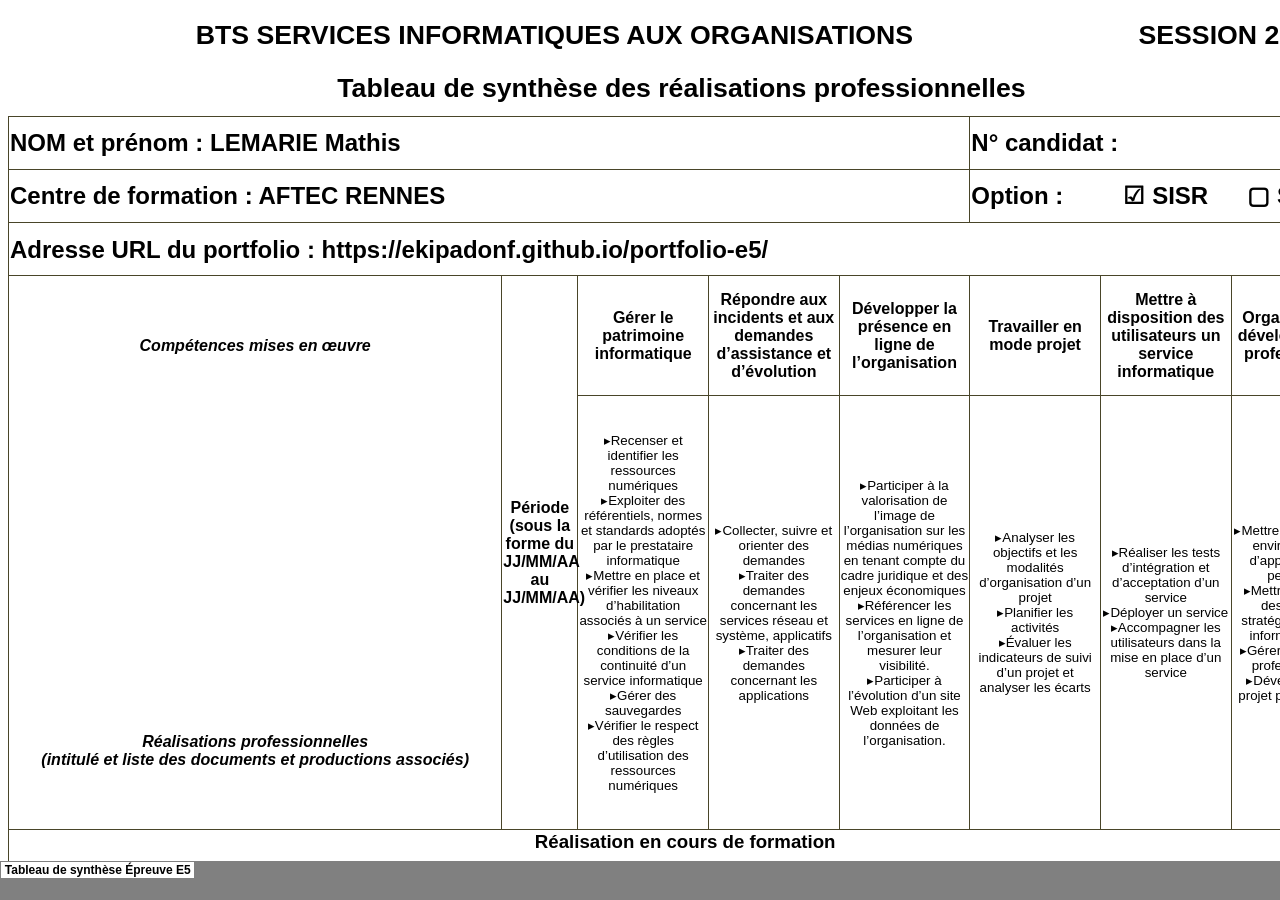
<file: assets/docs/8-1 - BTS SIO - 2025 - Annexe 8-1 - Epreuve E5 - Tableau de synthèse_fichiers/tabstrip.htm>
<html>
<head>
<meta http-equiv=Content-Type content="text/html; charset=windows-1252">
<meta name=ProgId content=Excel.Sheet>
<meta name=Generator content="Microsoft Excel 15">
<link id=Main-File rel=Main-File
href="../8-1%20-%20BTS%20SIO%20-%202025%20-%20Annexe%208-1%20-%20Epreuve%20E5%20-%20Tableau%20de%20synth�se.htm">

<script language="JavaScript">
<!--
if (window.name!="frTabs")
 window.location.replace(document.all.item("Main-File").href);
//-->
</script>
<style>
<!--
A {
    text-decoration:none;
    color:#000000;
    font-size:9pt;
}
-->
</style>
</head>
<body topmargin=0 leftmargin=0 bgcolor="#808080">
<table border=0 cellspacing=1>
 <tr>
 <td bgcolor="#FFFFFF" nowrap><b><small><small>&nbsp;<a href="sheet001.htm" target="frSheet"><font face="Arial" color="#000000">Tableau de synth�se �preuve E5</font></a>&nbsp;</small></small></b></td>

 </tr>
</table>
</body>
</html>
</file>
